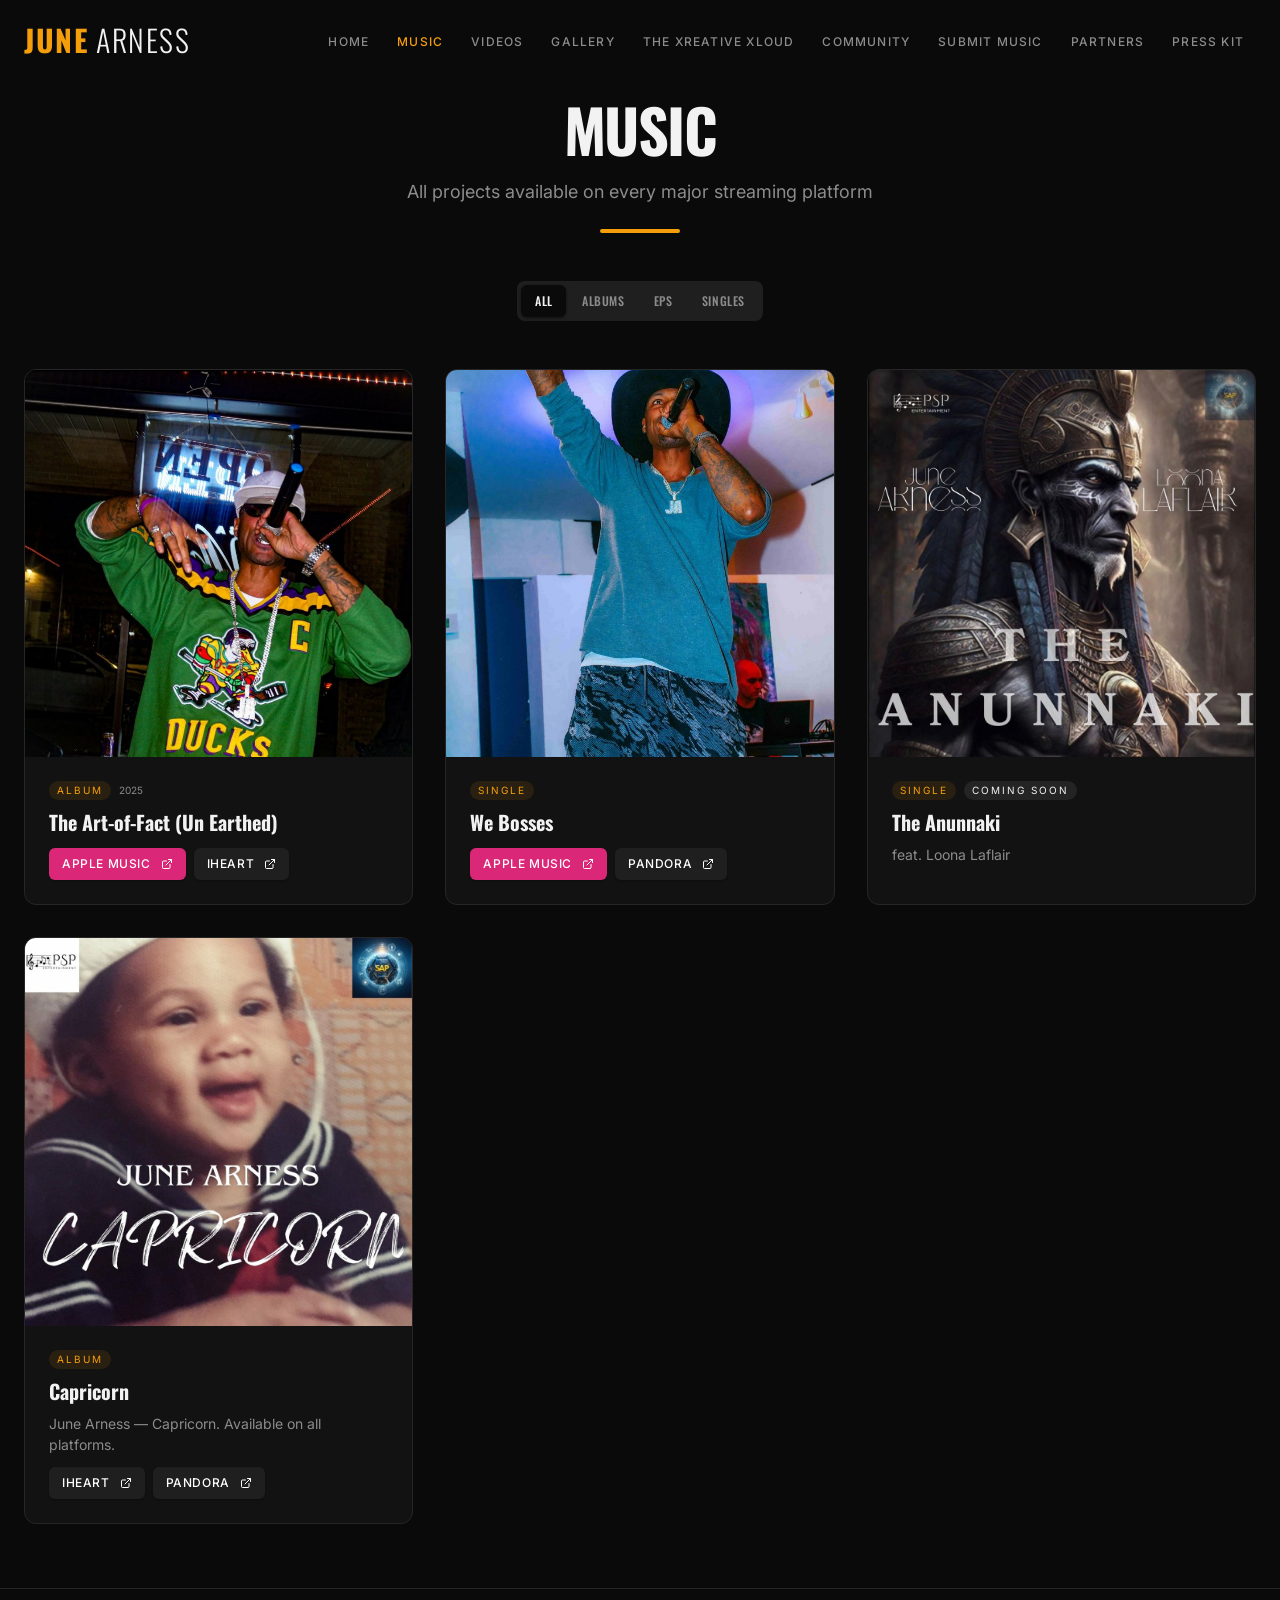
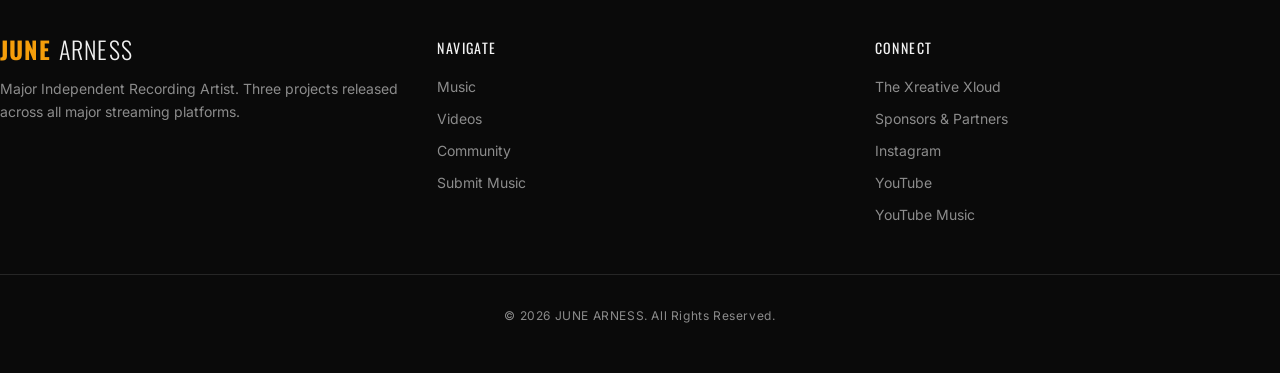
<file: music.html>
<!DOCTYPE html>
<html lang="en">
<head>
  <meta charset="utf-8">
  <meta name="viewport" content="width=device-width, initial-scale=1">
  <title>Music | June Arness Official</title>
  <meta name="description" content="Albums, EPs and singles by June Arness, available on every major streaming platform.">

  <!-- ================================================================
       DOMAIN: if you move to a custom domain, replace
       https://junearness.github.io/June-Arness-The-Artist/ on every page
       (canonical, og:url, og:image, twitter:image).
       ================================================================ -->
  <link rel="canonical" href="https://junearness.github.io/June-Arness-The-Artist/music.html">

  <meta property="og:type" content="website">
  <meta property="og:site_name" content="June Arness Official">
  <meta property="og:title" content="Music | June Arness Official">
  <meta property="og:description" content="Albums, EPs and singles by June Arness, available on every major streaming platform.">
  <meta property="og:url" content="https://junearness.github.io/June-Arness-The-Artist/music.html">
  <meta property="og:image" content="https://junearness.github.io/June-Arness-The-Artist/hero-performance.jpg">
  <meta property="og:image:alt" content="June Arness performing on stage">

  <meta name="twitter:card" content="summary_large_image">
  <meta name="twitter:title" content="Music | June Arness Official">
  <meta name="twitter:description" content="Albums, EPs and singles by June Arness, available on every major streaming platform.">
  <meta name="twitter:image" content="https://junearness.github.io/June-Arness-The-Artist/hero-performance.jpg">

  <meta name="theme-color" content="#0a0a0a">
  <link rel="icon" type="image/svg+xml" href="favicon.svg">

  <link rel="preconnect" href="https://fonts.googleapis.com">
  <link rel="preconnect" href="https://fonts.gstatic.com" crossorigin>
  <link href="https://fonts.googleapis.com/css2?family=Inter:wght@300;400;500;600;700&family=Oswald:wght@300;400;500;600;700&display=swap" rel="stylesheet">
  <link rel="stylesheet" href="./style.css">
  <script>document.documentElement.classList.add("js");</script>
</head>
<body>
  <a class="skip-link" href="#main">Skip to main content</a>

  <header class="site-nav">
    <nav aria-label="Primary">
      <div class="container nav-bar">
        <a class="logo" href="./index.html" aria-label="June Arness, home"><span class="logo-june">JUNE</span><span class="logo-arness">ARNESS</span></a>
        <ul class="nav-links">
          <li><a href="./index.html">Home</a></li>
          <li><a href="./music.html" aria-current="page">Music</a></li>
          <li><a href="./videos.html">Videos</a></li>
          <li><a href="./gallery.html">Gallery</a></li>
          <li><a href="./xreative-xloud.html">The Xreative Xloud</a></li>
          <li><a href="./community.html">Community</a></li>
          <li><a href="./submissions.html">Submit Music</a></li>
          <li><a href="./partners.html">Partners</a></li>
          <li><a href="./press.html">Press Kit</a></li>
        </ul>
        <button class="nav-toggle" type="button" aria-expanded="false" aria-controls="mobile-menu" aria-label="Open menu">
          <svg class="icon-open" xmlns="http://www.w3.org/2000/svg" viewBox="0 0 24 24" fill="none" stroke="currentColor" stroke-width="2" stroke-linecap="round" stroke-linejoin="round" aria-hidden="true" focusable="false"><line x1="4" x2="20" y1="12" y2="12"/><line x1="4" x2="20" y1="6" y2="6"/><line x1="4" x2="20" y1="18" y2="18"/></svg>
          <svg class="icon-close" xmlns="http://www.w3.org/2000/svg" viewBox="0 0 24 24" fill="none" stroke="currentColor" stroke-width="2" stroke-linecap="round" stroke-linejoin="round" aria-hidden="true" focusable="false"><path d="M18 6 6 18"/><path d="m6 6 12 12"/></svg>
        </button>
      </div>
      <div class="mobile-menu" id="mobile-menu">
        <div>
        <ul>
          <li><a href="./index.html">Home</a></li>
          <li><a href="./music.html" aria-current="page">Music</a></li>
          <li><a href="./videos.html">Videos</a></li>
          <li><a href="./gallery.html">Gallery</a></li>
          <li><a href="./xreative-xloud.html">The Xreative Xloud</a></li>
          <li><a href="./community.html">Community</a></li>
          <li><a href="./submissions.html">Submit Music</a></li>
          <li><a href="./partners.html">Partners</a></li>
          <li><a href="./press.html">Press Kit</a></li>
        </ul>
        </div>
      </div>
    </nav>
  </header>

  <main id="main" class="page">
    <div class="container">
      <div class="section-header reveal">
        <h1 class="section-title">Music</h1>
        <p class="section-subtitle">All projects available on every major streaming platform</p>
        <div class="section-bar" aria-hidden="true"></div>
      </div>
      <div class="tabs-wrap"><div class="tabs" id="music-tabs" role="group" aria-label="Filter releases"><button type="button" class="tab" data-filter="all" aria-pressed="true">All</button><button type="button" class="tab" data-filter="album" aria-pressed="false">Albums</button><button type="button" class="tab" data-filter="ep" aria-pressed="false">EPs</button><button type="button" class="tab" data-filter="single" aria-pressed="false">Singles</button></div></div>
      <div id="music-grid" aria-live="polite"><noscript><p class="empty-state">Turn on JavaScript to see this content.</p></noscript></div>
    </div>
  </main>

  <footer class="site-footer">
    <div class="container footer-inner">
      <div class="footer-grid">
        <div>
          <a class="logo" href="./index.html" aria-label="June Arness, home"><span class="logo-june">JUNE</span><span class="logo-arness">ARNESS</span></a>
          <p class="footer-blurb">Major Independent Recording Artist. Three projects released across all major streaming platforms.</p>
        </div>
        <nav aria-label="Footer: navigate">
          <h2 class="footer-heading">Navigate</h2>
          <ul class="footer-links">
            <li><a href="./music.html">Music</a></li>
            <li><a href="./videos.html">Videos</a></li>
            <li><a href="./community.html">Community</a></li>
            <li><a href="./submissions.html">Submit Music</a></li>
          </ul>
        </nav>
        <nav aria-label="Footer: connect">
          <h2 class="footer-heading">Connect</h2>
          <ul class="footer-links" id="connect-links">
            <li><a href="./xreative-xloud.html">The Xreative Xloud</a></li>
            <li><a href="./partners.html">Sponsors &amp; Partners</a></li>
            <!-- Instagram and YouTube links are added from the site settings in content.js -->
          </ul>
        </nav>
      </div>
      <p class="footer-bottom">&copy; <span data-year>2026</span> JUNE ARNESS. All Rights Reserved.</p>
    </div>
  </footer>

  <script src="./content.js"></script>
  <script src="./script.js"></script>
</body>
</html>
</file>
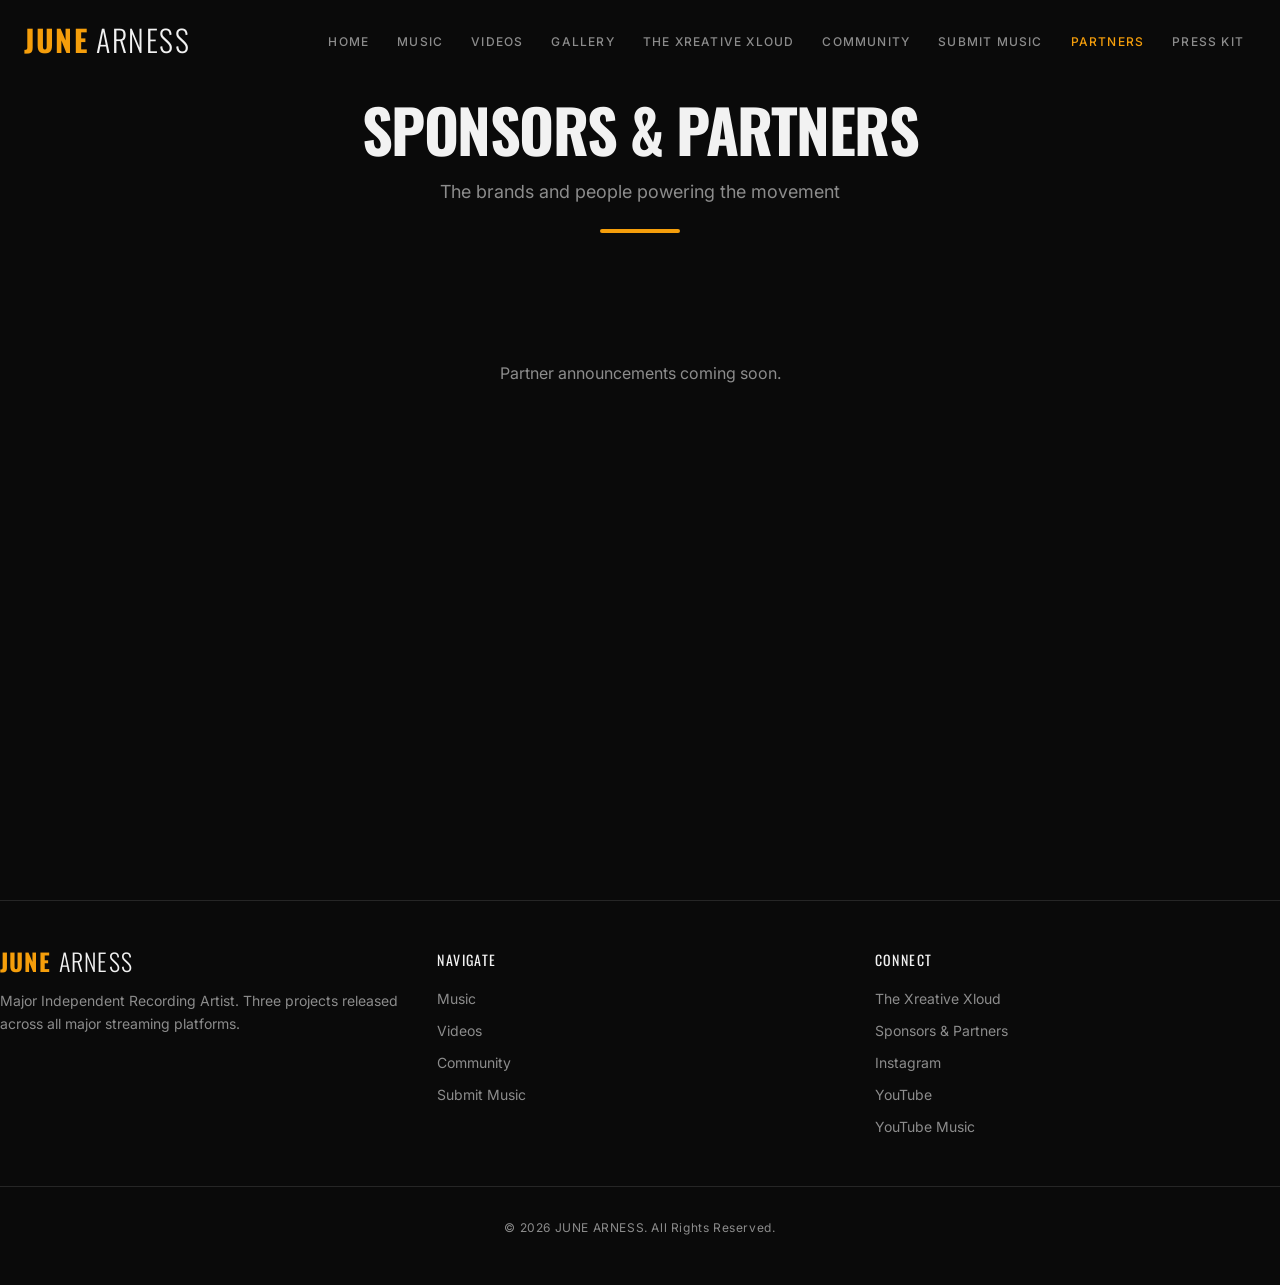
<file: partners.html>
<!DOCTYPE html>
<html lang="en">
<head>
  <meta charset="utf-8">
  <meta name="viewport" content="width=device-width, initial-scale=1">
  <title>Sponsors &amp; Partners | June Arness Official</title>
  <meta name="description" content="The brands and people powering the June Arness movement.">

  <!-- ================================================================
       DOMAIN: if you move to a custom domain, replace
       https://junearness.github.io/June-Arness-The-Artist/ on every page
       (canonical, og:url, og:image, twitter:image).
       ================================================================ -->
  <link rel="canonical" href="https://junearness.github.io/June-Arness-The-Artist/partners.html">

  <meta property="og:type" content="website">
  <meta property="og:site_name" content="June Arness Official">
  <meta property="og:title" content="Sponsors &amp; Partners | June Arness Official">
  <meta property="og:description" content="The brands and people powering the June Arness movement.">
  <meta property="og:url" content="https://junearness.github.io/June-Arness-The-Artist/partners.html">
  <meta property="og:image" content="https://junearness.github.io/June-Arness-The-Artist/hero-performance.jpg">
  <meta property="og:image:alt" content="June Arness performing on stage">

  <meta name="twitter:card" content="summary_large_image">
  <meta name="twitter:title" content="Sponsors &amp; Partners | June Arness Official">
  <meta name="twitter:description" content="The brands and people powering the June Arness movement.">
  <meta name="twitter:image" content="https://junearness.github.io/June-Arness-The-Artist/hero-performance.jpg">

  <meta name="theme-color" content="#0a0a0a">
  <link rel="icon" type="image/svg+xml" href="favicon.svg">

  <link rel="preconnect" href="https://fonts.googleapis.com">
  <link rel="preconnect" href="https://fonts.gstatic.com" crossorigin>
  <link href="https://fonts.googleapis.com/css2?family=Inter:wght@300;400;500;600;700&family=Oswald:wght@300;400;500;600;700&display=swap" rel="stylesheet">
  <link rel="stylesheet" href="./style.css">
  <script>document.documentElement.classList.add("js");</script>
</head>
<body>
  <a class="skip-link" href="#main">Skip to main content</a>

  <header class="site-nav">
    <nav aria-label="Primary">
      <div class="container nav-bar">
        <a class="logo" href="./index.html" aria-label="June Arness, home"><span class="logo-june">JUNE</span><span class="logo-arness">ARNESS</span></a>
        <ul class="nav-links">
          <li><a href="./index.html">Home</a></li>
          <li><a href="./music.html">Music</a></li>
          <li><a href="./videos.html">Videos</a></li>
          <li><a href="./gallery.html">Gallery</a></li>
          <li><a href="./xreative-xloud.html">The Xreative Xloud</a></li>
          <li><a href="./community.html">Community</a></li>
          <li><a href="./submissions.html">Submit Music</a></li>
          <li><a href="./partners.html" aria-current="page">Partners</a></li>
          <li><a href="./press.html">Press Kit</a></li>
        </ul>
        <button class="nav-toggle" type="button" aria-expanded="false" aria-controls="mobile-menu" aria-label="Open menu">
          <svg class="icon-open" xmlns="http://www.w3.org/2000/svg" viewBox="0 0 24 24" fill="none" stroke="currentColor" stroke-width="2" stroke-linecap="round" stroke-linejoin="round" aria-hidden="true" focusable="false"><line x1="4" x2="20" y1="12" y2="12"/><line x1="4" x2="20" y1="6" y2="6"/><line x1="4" x2="20" y1="18" y2="18"/></svg>
          <svg class="icon-close" xmlns="http://www.w3.org/2000/svg" viewBox="0 0 24 24" fill="none" stroke="currentColor" stroke-width="2" stroke-linecap="round" stroke-linejoin="round" aria-hidden="true" focusable="false"><path d="M18 6 6 18"/><path d="m6 6 12 12"/></svg>
        </button>
      </div>
      <div class="mobile-menu" id="mobile-menu">
        <div>
        <ul>
          <li><a href="./index.html">Home</a></li>
          <li><a href="./music.html">Music</a></li>
          <li><a href="./videos.html">Videos</a></li>
          <li><a href="./gallery.html">Gallery</a></li>
          <li><a href="./xreative-xloud.html">The Xreative Xloud</a></li>
          <li><a href="./community.html">Community</a></li>
          <li><a href="./submissions.html">Submit Music</a></li>
          <li><a href="./partners.html" aria-current="page">Partners</a></li>
          <li><a href="./press.html">Press Kit</a></li>
        </ul>
        </div>
      </div>
    </nav>
  </header>

  <main id="main" class="page">
    <div class="container">
      <div class="section-header reveal">
        <h1 class="section-title">Sponsors &amp; Partners</h1>
        <p class="section-subtitle">The brands and people powering the movement</p>
        <div class="section-bar" aria-hidden="true"></div>
      </div>
      <div id="partner-list"><noscript><p class="empty-state">Turn on JavaScript to see this content.</p></noscript></div>
    </div>
  </main>

  <footer class="site-footer">
    <div class="container footer-inner">
      <div class="footer-grid">
        <div>
          <a class="logo" href="./index.html" aria-label="June Arness, home"><span class="logo-june">JUNE</span><span class="logo-arness">ARNESS</span></a>
          <p class="footer-blurb">Major Independent Recording Artist. Three projects released across all major streaming platforms.</p>
        </div>
        <nav aria-label="Footer: navigate">
          <h2 class="footer-heading">Navigate</h2>
          <ul class="footer-links">
            <li><a href="./music.html">Music</a></li>
            <li><a href="./videos.html">Videos</a></li>
            <li><a href="./community.html">Community</a></li>
            <li><a href="./submissions.html">Submit Music</a></li>
          </ul>
        </nav>
        <nav aria-label="Footer: connect">
          <h2 class="footer-heading">Connect</h2>
          <ul class="footer-links" id="connect-links">
            <li><a href="./xreative-xloud.html">The Xreative Xloud</a></li>
            <li><a href="./partners.html">Sponsors &amp; Partners</a></li>
            <!-- Instagram and YouTube links are added from the site settings in content.js -->
          </ul>
        </nav>
      </div>
      <p class="footer-bottom">&copy; <span data-year>2026</span> JUNE ARNESS. All Rights Reserved.</p>
    </div>
  </footer>

  <script src="./content.js"></script>
  <script src="./script.js"></script>
</body>
</html>
</file>
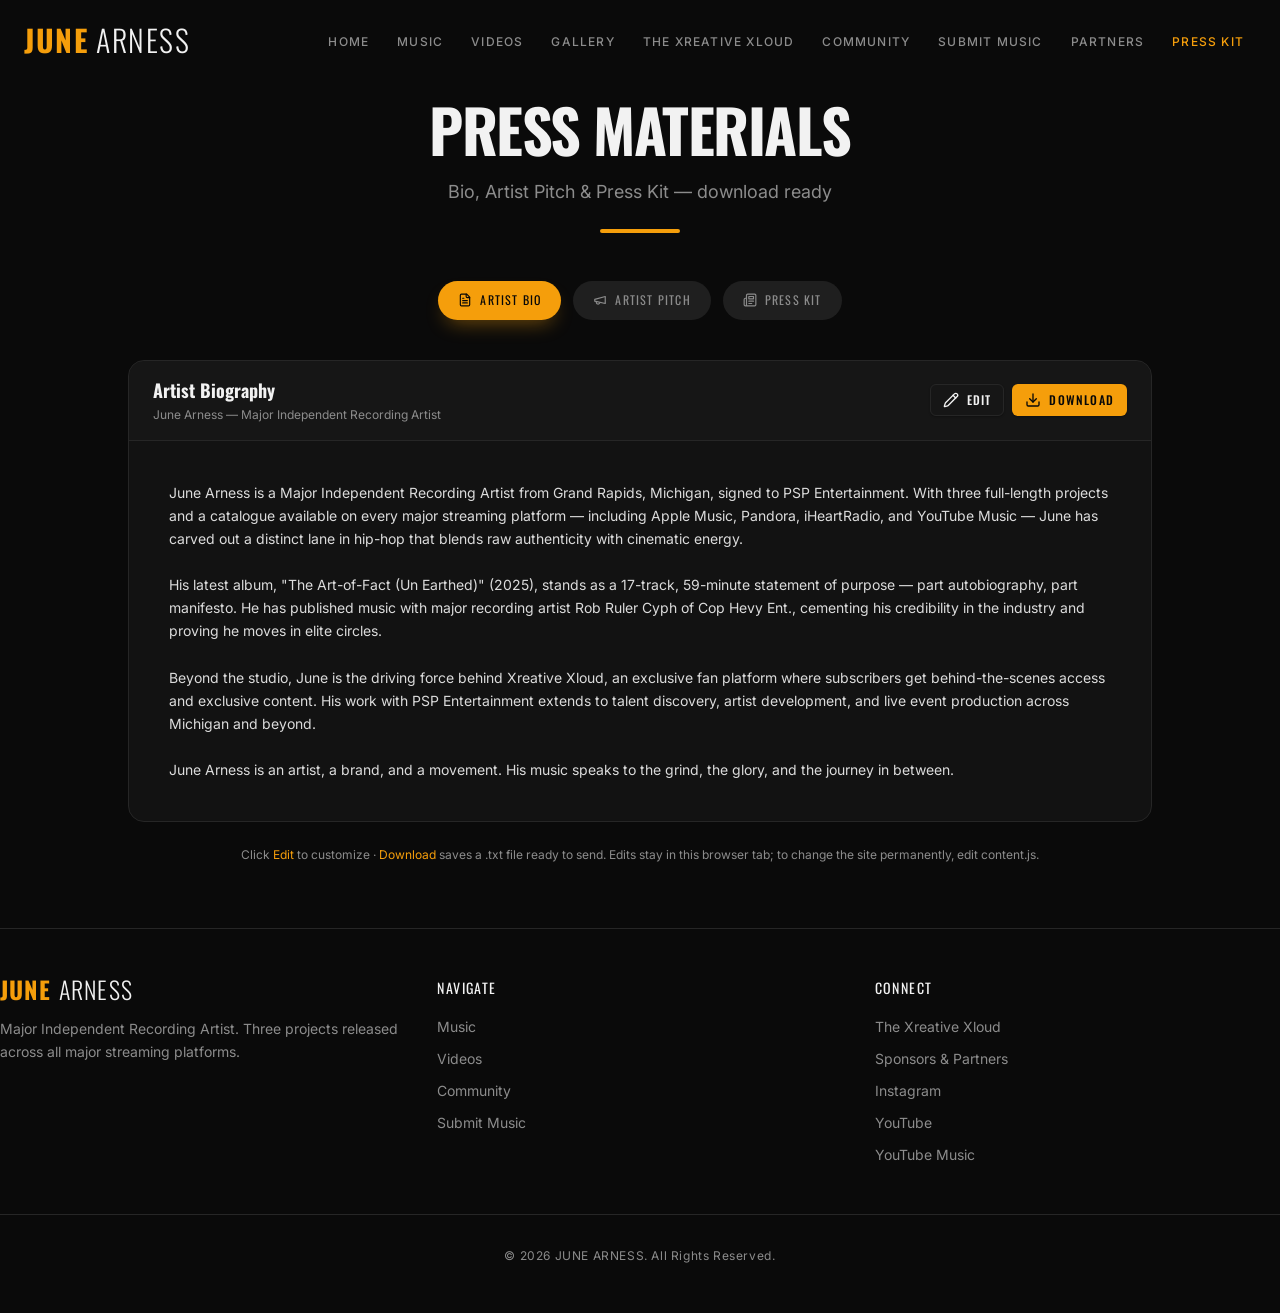
<file: press.html>
<!DOCTYPE html>
<html lang="en">
<head>
  <meta charset="utf-8">
  <meta name="viewport" content="width=device-width, initial-scale=1">
  <title>Press Kit | June Arness Official</title>
  <meta name="description" content="June Arness artist bio, artist pitch, and press kit, ready to download.">

  <!-- ================================================================
       DOMAIN: if you move to a custom domain, replace
       https://junearness.github.io/June-Arness-The-Artist/ on every page
       (canonical, og:url, og:image, twitter:image).
       ================================================================ -->
  <link rel="canonical" href="https://junearness.github.io/June-Arness-The-Artist/press.html">

  <meta property="og:type" content="website">
  <meta property="og:site_name" content="June Arness Official">
  <meta property="og:title" content="Press Kit | June Arness Official">
  <meta property="og:description" content="June Arness artist bio, artist pitch, and press kit, ready to download.">
  <meta property="og:url" content="https://junearness.github.io/June-Arness-The-Artist/press.html">
  <meta property="og:image" content="https://junearness.github.io/June-Arness-The-Artist/hero-performance.jpg">
  <meta property="og:image:alt" content="June Arness performing on stage">

  <meta name="twitter:card" content="summary_large_image">
  <meta name="twitter:title" content="Press Kit | June Arness Official">
  <meta name="twitter:description" content="June Arness artist bio, artist pitch, and press kit, ready to download.">
  <meta name="twitter:image" content="https://junearness.github.io/June-Arness-The-Artist/hero-performance.jpg">

  <meta name="theme-color" content="#0a0a0a">
  <link rel="icon" type="image/svg+xml" href="favicon.svg">

  <link rel="preconnect" href="https://fonts.googleapis.com">
  <link rel="preconnect" href="https://fonts.gstatic.com" crossorigin>
  <link href="https://fonts.googleapis.com/css2?family=Inter:wght@300;400;500;600;700&family=Oswald:wght@300;400;500;600;700&display=swap" rel="stylesheet">
  <link rel="stylesheet" href="./style.css">
  <script>document.documentElement.classList.add("js");</script>
</head>
<body>
  <a class="skip-link" href="#main">Skip to main content</a>

  <header class="site-nav">
    <nav aria-label="Primary">
      <div class="container nav-bar">
        <a class="logo" href="./index.html" aria-label="June Arness, home"><span class="logo-june">JUNE</span><span class="logo-arness">ARNESS</span></a>
        <ul class="nav-links">
          <li><a href="./index.html">Home</a></li>
          <li><a href="./music.html">Music</a></li>
          <li><a href="./videos.html">Videos</a></li>
          <li><a href="./gallery.html">Gallery</a></li>
          <li><a href="./xreative-xloud.html">The Xreative Xloud</a></li>
          <li><a href="./community.html">Community</a></li>
          <li><a href="./submissions.html">Submit Music</a></li>
          <li><a href="./partners.html">Partners</a></li>
          <li><a href="./press.html" aria-current="page">Press Kit</a></li>
        </ul>
        <button class="nav-toggle" type="button" aria-expanded="false" aria-controls="mobile-menu" aria-label="Open menu">
          <svg class="icon-open" xmlns="http://www.w3.org/2000/svg" viewBox="0 0 24 24" fill="none" stroke="currentColor" stroke-width="2" stroke-linecap="round" stroke-linejoin="round" aria-hidden="true" focusable="false"><line x1="4" x2="20" y1="12" y2="12"/><line x1="4" x2="20" y1="6" y2="6"/><line x1="4" x2="20" y1="18" y2="18"/></svg>
          <svg class="icon-close" xmlns="http://www.w3.org/2000/svg" viewBox="0 0 24 24" fill="none" stroke="currentColor" stroke-width="2" stroke-linecap="round" stroke-linejoin="round" aria-hidden="true" focusable="false"><path d="M18 6 6 18"/><path d="m6 6 12 12"/></svg>
        </button>
      </div>
      <div class="mobile-menu" id="mobile-menu">
        <div>
        <ul>
          <li><a href="./index.html">Home</a></li>
          <li><a href="./music.html">Music</a></li>
          <li><a href="./videos.html">Videos</a></li>
          <li><a href="./gallery.html">Gallery</a></li>
          <li><a href="./xreative-xloud.html">The Xreative Xloud</a></li>
          <li><a href="./community.html">Community</a></li>
          <li><a href="./submissions.html">Submit Music</a></li>
          <li><a href="./partners.html">Partners</a></li>
          <li><a href="./press.html" aria-current="page">Press Kit</a></li>
        </ul>
        </div>
      </div>
    </nav>
  </header>

  <main id="main" class="page">
    <div class="container container-5xl">
      <div class="section-header reveal">
        <h1 class="section-title">Press Materials</h1>
        <p class="section-subtitle">Bio, Artist Pitch &amp; Press Kit — download ready</p>
        <div class="section-bar" aria-hidden="true"></div>
      </div>

      <!-- ==============================================================
           The Base44 version hid this page behind a PIN checked in the
           browser. On a public static site that offers no protection (the
           PIN would be readable in the code), so this page is public.
           Anything confidential should NOT go in content.js or this repo.
           ============================================================== -->
      <div id="press-app">
        <div class="press-tabs" role="tablist" aria-label="Press materials">
          <button type="button" class="press-tab" role="tab" id="press-tab-bio" data-section="bio" aria-controls="press-panel" aria-selected="true"><svg class="icon" xmlns="http://www.w3.org/2000/svg" viewBox="0 0 24 24" fill="none" stroke="currentColor" stroke-width="2" stroke-linecap="round" stroke-linejoin="round" aria-hidden="true" focusable="false"><path d="M15 2H6a2 2 0 0 0-2 2v16a2 2 0 0 0 2 2h12a2 2 0 0 0 2-2V7Z"/><path d="M14 2v4a2 2 0 0 0 2 2h4"/><path d="M10 9H8"/><path d="M16 13H8"/><path d="M16 17H8"/></svg> Artist Bio</button>
          <button type="button" class="press-tab" role="tab" id="press-tab-pitch" data-section="pitch" aria-controls="press-panel" aria-selected="false" tabindex="-1"><svg class="icon" xmlns="http://www.w3.org/2000/svg" viewBox="0 0 24 24" fill="none" stroke="currentColor" stroke-width="2" stroke-linecap="round" stroke-linejoin="round" aria-hidden="true" focusable="false"><path d="m3 11 18-5v12L3 14v-3z"/><path d="M11.6 16.8a3 3 0 1 1-5.8-1.6"/></svg> Artist Pitch</button>
          <button type="button" class="press-tab" role="tab" id="press-tab-presskit" data-section="presskit" aria-controls="press-panel" aria-selected="false" tabindex="-1"><svg class="icon" xmlns="http://www.w3.org/2000/svg" viewBox="0 0 24 24" fill="none" stroke="currentColor" stroke-width="2" stroke-linecap="round" stroke-linejoin="round" aria-hidden="true" focusable="false"><path d="M4 22h16a2 2 0 0 0 2-2V4a2 2 0 0 0-2-2H8a2 2 0 0 0-2 2v16a2 2 0 0 1-2 2Zm0 0a2 2 0 0 1-2-2v-9c0-1.1.9-2 2-2h2"/><path d="M18 14h-8"/><path d="M15 18h-5"/><path d="M10 6h8v4h-8V6Z"/></svg> Press Kit</button>
        </div>
        <div class="press-card" id="press-panel" role="tabpanel" aria-labelledby="press-tab-bio" tabindex="0">
          <div class="press-head">
            <div id="press-head-text"></div>
            <div class="press-actions" id="press-actions"></div>
          </div>
          <div class="press-body" id="press-body"><noscript><p class="empty-state">Turn on JavaScript to see this content.</p></noscript></div>
        </div>
        <p class="press-footnote">Click <span class="text-primary">Edit</span> to customize &middot; <span class="text-primary">Download</span> saves a .txt file ready to send. Edits stay in this browser tab; to change the site permanently, edit content.js.</p>
      </div>
    </div>
  </main>

  <footer class="site-footer">
    <div class="container footer-inner">
      <div class="footer-grid">
        <div>
          <a class="logo" href="./index.html" aria-label="June Arness, home"><span class="logo-june">JUNE</span><span class="logo-arness">ARNESS</span></a>
          <p class="footer-blurb">Major Independent Recording Artist. Three projects released across all major streaming platforms.</p>
        </div>
        <nav aria-label="Footer: navigate">
          <h2 class="footer-heading">Navigate</h2>
          <ul class="footer-links">
            <li><a href="./music.html">Music</a></li>
            <li><a href="./videos.html">Videos</a></li>
            <li><a href="./community.html">Community</a></li>
            <li><a href="./submissions.html">Submit Music</a></li>
          </ul>
        </nav>
        <nav aria-label="Footer: connect">
          <h2 class="footer-heading">Connect</h2>
          <ul class="footer-links" id="connect-links">
            <li><a href="./xreative-xloud.html">The Xreative Xloud</a></li>
            <li><a href="./partners.html">Sponsors &amp; Partners</a></li>
            <!-- Instagram and YouTube links are added from the site settings in content.js -->
          </ul>
        </nav>
      </div>
      <p class="footer-bottom">&copy; <span data-year>2026</span> JUNE ARNESS. All Rights Reserved.</p>
    </div>
  </footer>

  <script src="./content.js"></script>
  <script src="./script.js"></script>
</body>
</html>
</file>
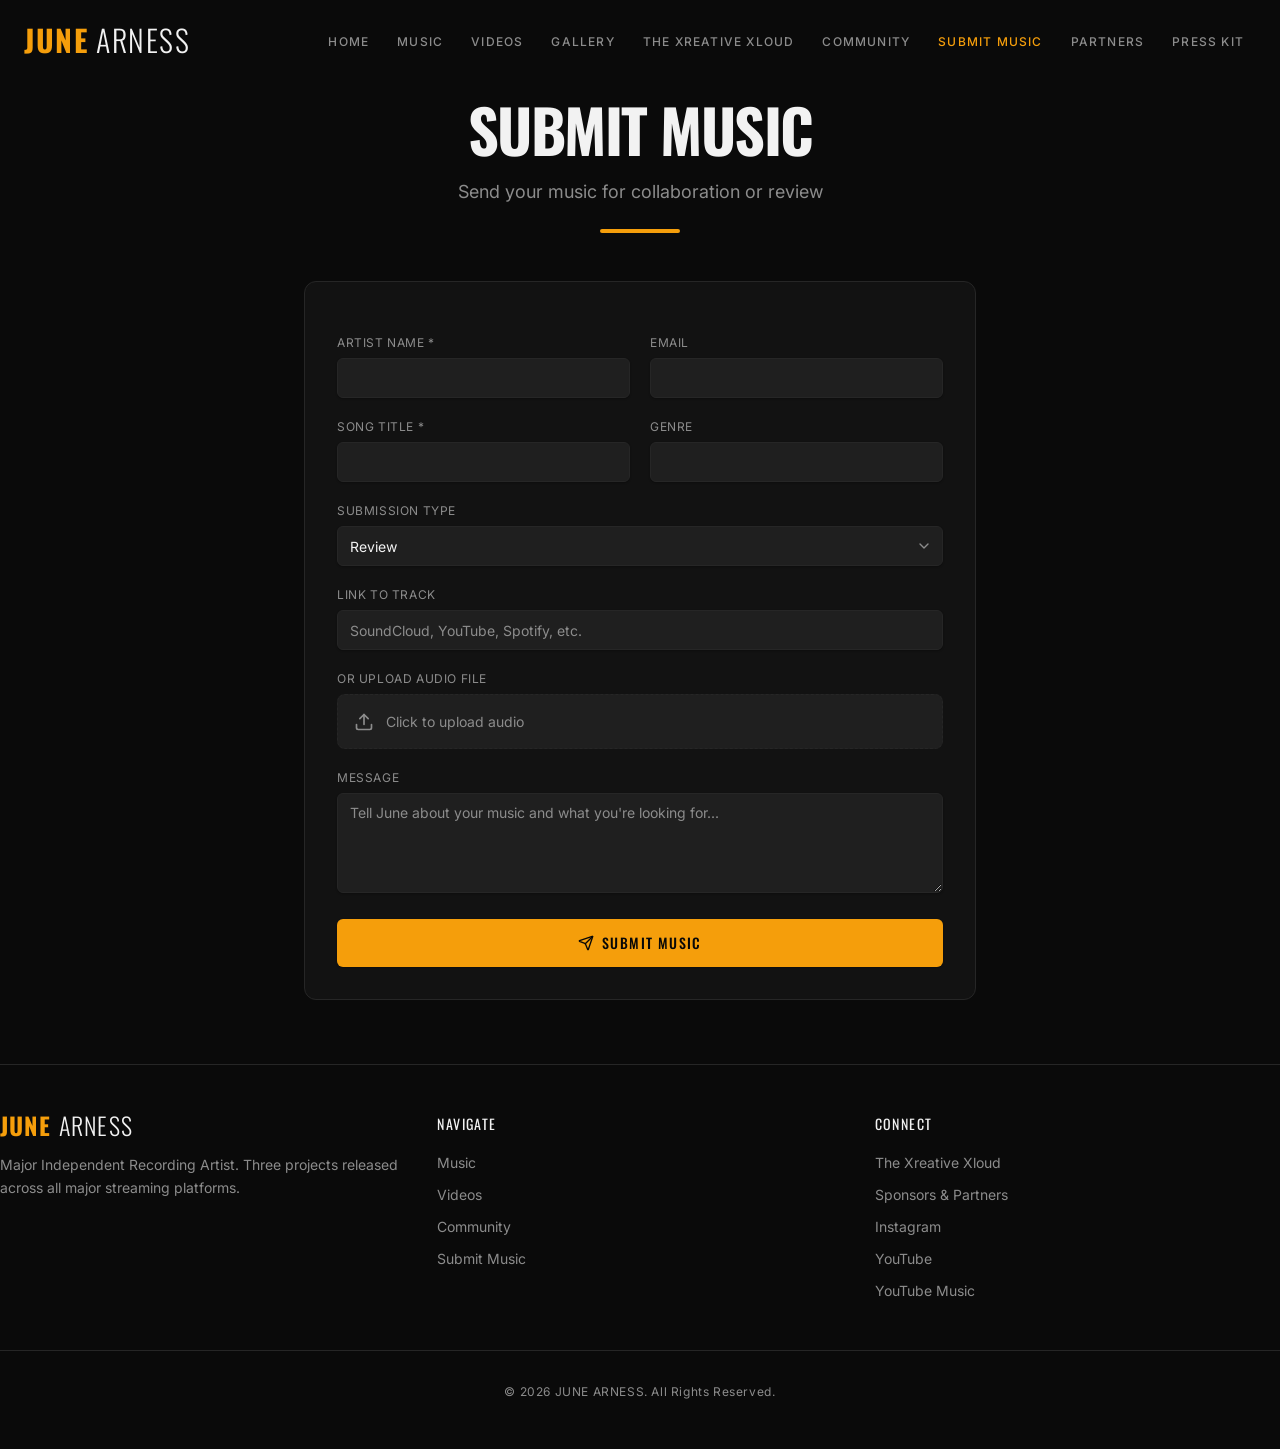
<file: submissions.html>
<!DOCTYPE html>
<html lang="en">
<head>
  <meta charset="utf-8">
  <meta name="viewport" content="width=device-width, initial-scale=1">
  <title>Submit Music | June Arness Official</title>
  <meta name="description" content="Send your music to June Arness for collaboration, review, or a feature request.">

  <!-- ================================================================
       DOMAIN: if you move to a custom domain, replace
       https://junearness.github.io/June-Arness-The-Artist/ on every page
       (canonical, og:url, og:image, twitter:image).
       ================================================================ -->
  <link rel="canonical" href="https://junearness.github.io/June-Arness-The-Artist/submissions.html">

  <meta property="og:type" content="website">
  <meta property="og:site_name" content="June Arness Official">
  <meta property="og:title" content="Submit Music | June Arness Official">
  <meta property="og:description" content="Send your music to June Arness for collaboration, review, or a feature request.">
  <meta property="og:url" content="https://junearness.github.io/June-Arness-The-Artist/submissions.html">
  <meta property="og:image" content="https://junearness.github.io/June-Arness-The-Artist/hero-performance.jpg">
  <meta property="og:image:alt" content="June Arness performing on stage">

  <meta name="twitter:card" content="summary_large_image">
  <meta name="twitter:title" content="Submit Music | June Arness Official">
  <meta name="twitter:description" content="Send your music to June Arness for collaboration, review, or a feature request.">
  <meta name="twitter:image" content="https://junearness.github.io/June-Arness-The-Artist/hero-performance.jpg">

  <meta name="theme-color" content="#0a0a0a">
  <link rel="icon" type="image/svg+xml" href="favicon.svg">

  <link rel="preconnect" href="https://fonts.googleapis.com">
  <link rel="preconnect" href="https://fonts.gstatic.com" crossorigin>
  <link href="https://fonts.googleapis.com/css2?family=Inter:wght@300;400;500;600;700&family=Oswald:wght@300;400;500;600;700&display=swap" rel="stylesheet">
  <link rel="stylesheet" href="./style.css">
  <script>document.documentElement.classList.add("js");</script>
</head>
<body>
  <a class="skip-link" href="#main">Skip to main content</a>

  <header class="site-nav">
    <nav aria-label="Primary">
      <div class="container nav-bar">
        <a class="logo" href="./index.html" aria-label="June Arness, home"><span class="logo-june">JUNE</span><span class="logo-arness">ARNESS</span></a>
        <ul class="nav-links">
          <li><a href="./index.html">Home</a></li>
          <li><a href="./music.html">Music</a></li>
          <li><a href="./videos.html">Videos</a></li>
          <li><a href="./gallery.html">Gallery</a></li>
          <li><a href="./xreative-xloud.html">The Xreative Xloud</a></li>
          <li><a href="./community.html">Community</a></li>
          <li><a href="./submissions.html" aria-current="page">Submit Music</a></li>
          <li><a href="./partners.html">Partners</a></li>
          <li><a href="./press.html">Press Kit</a></li>
        </ul>
        <button class="nav-toggle" type="button" aria-expanded="false" aria-controls="mobile-menu" aria-label="Open menu">
          <svg class="icon-open" xmlns="http://www.w3.org/2000/svg" viewBox="0 0 24 24" fill="none" stroke="currentColor" stroke-width="2" stroke-linecap="round" stroke-linejoin="round" aria-hidden="true" focusable="false"><line x1="4" x2="20" y1="12" y2="12"/><line x1="4" x2="20" y1="6" y2="6"/><line x1="4" x2="20" y1="18" y2="18"/></svg>
          <svg class="icon-close" xmlns="http://www.w3.org/2000/svg" viewBox="0 0 24 24" fill="none" stroke="currentColor" stroke-width="2" stroke-linecap="round" stroke-linejoin="round" aria-hidden="true" focusable="false"><path d="M18 6 6 18"/><path d="m6 6 12 12"/></svg>
        </button>
      </div>
      <div class="mobile-menu" id="mobile-menu">
        <div>
        <ul>
          <li><a href="./index.html">Home</a></li>
          <li><a href="./music.html">Music</a></li>
          <li><a href="./videos.html">Videos</a></li>
          <li><a href="./gallery.html">Gallery</a></li>
          <li><a href="./xreative-xloud.html">The Xreative Xloud</a></li>
          <li><a href="./community.html">Community</a></li>
          <li><a href="./submissions.html" aria-current="page">Submit Music</a></li>
          <li><a href="./partners.html">Partners</a></li>
          <li><a href="./press.html">Press Kit</a></li>
        </ul>
        </div>
      </div>
    </nav>
  </header>

  <main id="main" class="page">
    <div class="container container-2xl">
      <div class="section-header reveal">
        <h1 class="section-title">Submit Music</h1>
        <p class="section-subtitle">Send your music for collaboration or review</p>
        <div class="section-bar" aria-hidden="true"></div>
      </div>

      <!-- ==============================================================
           FORM ENDPOINT
           GitHub Pages can't receive form data or store files. Connect a
           form service by setting the action attribute below, e.g.
             action="https://formspree.io/f/YOUR_FORM_ID"
           NOTE: Formspree's free plan does not accept file uploads. For the
           audio upload to work, use a paid Formspree plan or a service that
           accepts files (see README). Links to tracks work on any plan.
           With no action set, submitting validates the form and then says
           plainly that nothing was sent.
           ============================================================== -->
      <form class="panel panel-lg form-stack reveal" id="submission-form" action="" method="POST" enctype="multipart/form-data" novalidate>
        <input type="hidden" name="_subject" value="New music submission (June Arness site)">
        <div class="form-grid form-grid-2">
          <div>
            <label class="field-label" for="artist-name">Artist Name *</label>
            <input class="input" id="artist-name" name="artist_name" type="text" required autocomplete="name" aria-describedby="artist-name-error">
            <span class="field-error" id="artist-name-error" aria-live="polite"></span>
          </div>
          <div>
            <label class="field-label" for="sub-email">Email</label>
            <input class="input" id="sub-email" name="email" type="email" autocomplete="email" inputmode="email" aria-describedby="sub-email-error">
            <span class="field-error" id="sub-email-error" aria-live="polite"></span>
          </div>
        </div>
        <div class="form-grid form-grid-2">
          <div>
            <label class="field-label" for="song-title">Song Title *</label>
            <input class="input" id="song-title" name="song_title" type="text" required aria-describedby="song-title-error">
            <span class="field-error" id="song-title-error" aria-live="polite"></span>
          </div>
          <div>
            <label class="field-label" for="genre">Genre</label>
            <input class="input" id="genre" name="genre" type="text">
          </div>
        </div>
        <div>
          <label class="field-label" for="sub-type">Submission Type</label>
          <select class="select" id="sub-type" name="type">
            <option value="collaboration">Collaboration</option>
            <option value="review" selected>Review</option>
            <option value="feature">Feature Request</option>
          </select>
        </div>
        <div>
          <label class="field-label" for="track-link">Link to Track</label>
          <input class="input" id="track-link" name="link" type="url" inputmode="url" placeholder="SoundCloud, YouTube, Spotify, etc." aria-describedby="track-link-error">
          <span class="field-error" id="track-link-error" aria-live="polite"></span>
        </div>
        <div>
          <span class="field-label" id="audio-label">Or Upload Audio File</span>
          <label class="dropzone" for="audio-file">
            <svg class="icon" xmlns="http://www.w3.org/2000/svg" viewBox="0 0 24 24" fill="none" stroke="currentColor" stroke-width="2" stroke-linecap="round" stroke-linejoin="round" aria-hidden="true" focusable="false"><path d="M21 15v4a2 2 0 0 1-2 2H5a2 2 0 0 1-2-2v-4"/><polyline points="17 8 12 3 7 8"/><line x1="12" x2="12" y1="3" y2="15"/></svg>
            <span class="dropzone-text">Click to upload audio</span>
            <input type="file" id="audio-file" name="audio_file" accept="audio/*" aria-labelledby="audio-label">
          </label>
        </div>
        <div>
          <label class="field-label" for="sub-message">Message</label>
          <textarea class="textarea" id="sub-message" name="message" placeholder="Tell June about your music and what you're looking for..."></textarea>
        </div>
        <button type="submit" class="btn btn-primary btn-display btn-block btn-tall"><svg class="icon" xmlns="http://www.w3.org/2000/svg" viewBox="0 0 24 24" fill="none" stroke="currentColor" stroke-width="2" stroke-linecap="round" stroke-linejoin="round" aria-hidden="true" focusable="false"><path d="M14.536 21.686a.5.5 0 0 0 .937-.024l6.5-19a.496.496 0 0 0-.635-.635l-19 6.5a.5.5 0 0 0-.024.937l7.93 3.18a2 2 0 0 1 1.112 1.11z"/><path d="m21.854 2.147-10.94 10.939"/></svg> Submit Music</button>
        <div id="submission-notice" class="notice" role="status" aria-live="polite"></div>
      </form>

      <div class="success" id="submission-success" hidden>
        <svg class="" xmlns="http://www.w3.org/2000/svg" viewBox="0 0 24 24" fill="none" stroke="currentColor" stroke-width="2" stroke-linecap="round" stroke-linejoin="round" aria-hidden="true" focusable="false"><circle cx="12" cy="12" r="10"/><path d="m9 12 2 2 4-4"/></svg>
        <h2>Submitted!</h2>
        <p>Your music has been received. June's team will review it and get back to you.</p>
        <button type="button" class="btn btn-primary btn-display btn-xs">Submit Another</button>
      </div>
    </div>
  </main>

  <footer class="site-footer">
    <div class="container footer-inner">
      <div class="footer-grid">
        <div>
          <a class="logo" href="./index.html" aria-label="June Arness, home"><span class="logo-june">JUNE</span><span class="logo-arness">ARNESS</span></a>
          <p class="footer-blurb">Major Independent Recording Artist. Three projects released across all major streaming platforms.</p>
        </div>
        <nav aria-label="Footer: navigate">
          <h2 class="footer-heading">Navigate</h2>
          <ul class="footer-links">
            <li><a href="./music.html">Music</a></li>
            <li><a href="./videos.html">Videos</a></li>
            <li><a href="./community.html">Community</a></li>
            <li><a href="./submissions.html">Submit Music</a></li>
          </ul>
        </nav>
        <nav aria-label="Footer: connect">
          <h2 class="footer-heading">Connect</h2>
          <ul class="footer-links" id="connect-links">
            <li><a href="./xreative-xloud.html">The Xreative Xloud</a></li>
            <li><a href="./partners.html">Sponsors &amp; Partners</a></li>
            <!-- Instagram and YouTube links are added from the site settings in content.js -->
          </ul>
        </nav>
      </div>
      <p class="footer-bottom">&copy; <span data-year>2026</span> JUNE ARNESS. All Rights Reserved.</p>
    </div>
  </footer>

  <script src="./content.js"></script>
  <script src="./script.js"></script>
</body>
</html>
</file>
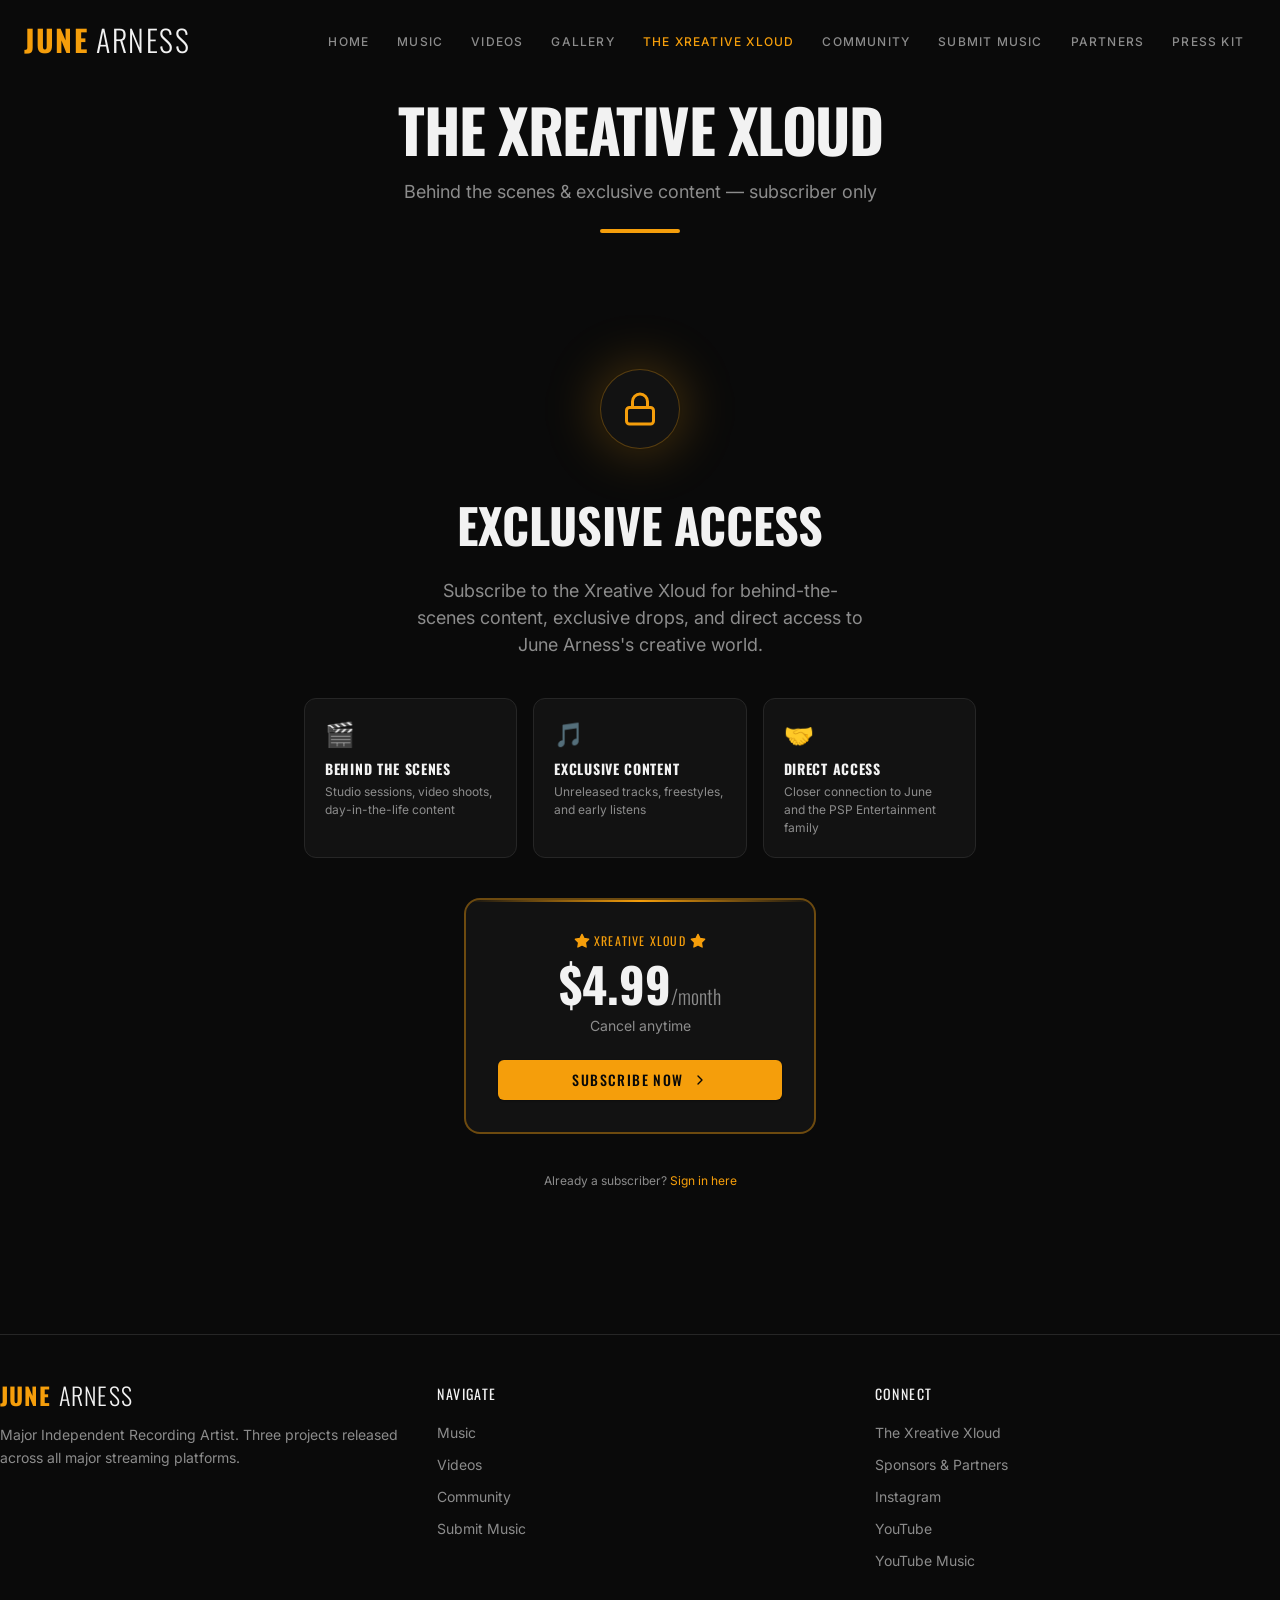
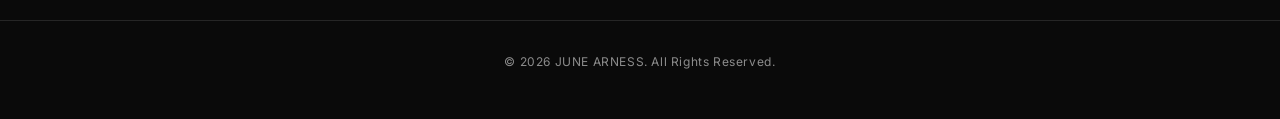
<file: xreative-xloud.html>
<!DOCTYPE html>
<html lang="en">
<head>
  <meta charset="utf-8">
  <meta name="viewport" content="width=device-width, initial-scale=1">
  <title>The Xreative Xloud | June Arness Official</title>
  <meta name="description" content="The Xreative Xloud: behind-the-scenes access and exclusive content from June Arness.">

  <!-- ================================================================
       DOMAIN: if you move to a custom domain, replace
       https://junearness.github.io/June-Arness-The-Artist/ on every page
       (canonical, og:url, og:image, twitter:image).
       ================================================================ -->
  <link rel="canonical" href="https://junearness.github.io/June-Arness-The-Artist/xreative-xloud.html">

  <meta property="og:type" content="website">
  <meta property="og:site_name" content="June Arness Official">
  <meta property="og:title" content="The Xreative Xloud | June Arness Official">
  <meta property="og:description" content="The Xreative Xloud: behind-the-scenes access and exclusive content from June Arness.">
  <meta property="og:url" content="https://junearness.github.io/June-Arness-The-Artist/xreative-xloud.html">
  <meta property="og:image" content="https://junearness.github.io/June-Arness-The-Artist/hero-performance.jpg">
  <meta property="og:image:alt" content="June Arness performing on stage">

  <meta name="twitter:card" content="summary_large_image">
  <meta name="twitter:title" content="The Xreative Xloud | June Arness Official">
  <meta name="twitter:description" content="The Xreative Xloud: behind-the-scenes access and exclusive content from June Arness.">
  <meta name="twitter:image" content="https://junearness.github.io/June-Arness-The-Artist/hero-performance.jpg">

  <meta name="theme-color" content="#0a0a0a">
  <link rel="icon" type="image/svg+xml" href="favicon.svg">

  <link rel="preconnect" href="https://fonts.googleapis.com">
  <link rel="preconnect" href="https://fonts.gstatic.com" crossorigin>
  <link href="https://fonts.googleapis.com/css2?family=Inter:wght@300;400;500;600;700&family=Oswald:wght@300;400;500;600;700&display=swap" rel="stylesheet">
  <link rel="stylesheet" href="./style.css">
  <script>document.documentElement.classList.add("js");</script>
</head>
<body>
  <a class="skip-link" href="#main">Skip to main content</a>

  <header class="site-nav">
    <nav aria-label="Primary">
      <div class="container nav-bar">
        <a class="logo" href="./index.html" aria-label="June Arness, home"><span class="logo-june">JUNE</span><span class="logo-arness">ARNESS</span></a>
        <ul class="nav-links">
          <li><a href="./index.html">Home</a></li>
          <li><a href="./music.html">Music</a></li>
          <li><a href="./videos.html">Videos</a></li>
          <li><a href="./gallery.html">Gallery</a></li>
          <li><a href="./xreative-xloud.html" aria-current="page">The Xreative Xloud</a></li>
          <li><a href="./community.html">Community</a></li>
          <li><a href="./submissions.html">Submit Music</a></li>
          <li><a href="./partners.html">Partners</a></li>
          <li><a href="./press.html">Press Kit</a></li>
        </ul>
        <button class="nav-toggle" type="button" aria-expanded="false" aria-controls="mobile-menu" aria-label="Open menu">
          <svg class="icon-open" xmlns="http://www.w3.org/2000/svg" viewBox="0 0 24 24" fill="none" stroke="currentColor" stroke-width="2" stroke-linecap="round" stroke-linejoin="round" aria-hidden="true" focusable="false"><line x1="4" x2="20" y1="12" y2="12"/><line x1="4" x2="20" y1="6" y2="6"/><line x1="4" x2="20" y1="18" y2="18"/></svg>
          <svg class="icon-close" xmlns="http://www.w3.org/2000/svg" viewBox="0 0 24 24" fill="none" stroke="currentColor" stroke-width="2" stroke-linecap="round" stroke-linejoin="round" aria-hidden="true" focusable="false"><path d="M18 6 6 18"/><path d="m6 6 12 12"/></svg>
        </button>
      </div>
      <div class="mobile-menu" id="mobile-menu">
        <div>
        <ul>
          <li><a href="./index.html">Home</a></li>
          <li><a href="./music.html">Music</a></li>
          <li><a href="./videos.html">Videos</a></li>
          <li><a href="./gallery.html">Gallery</a></li>
          <li><a href="./xreative-xloud.html" aria-current="page">The Xreative Xloud</a></li>
          <li><a href="./community.html">Community</a></li>
          <li><a href="./submissions.html">Submit Music</a></li>
          <li><a href="./partners.html">Partners</a></li>
          <li><a href="./press.html">Press Kit</a></li>
        </ul>
        </div>
      </div>
    </nav>
  </header>

  <main id="main" class="page">
    <div class="container">
      <div class="section-header reveal">
        <h1 class="section-title">The Xreative Xloud</h1>
        <p class="section-subtitle">Behind the scenes &amp; exclusive content — subscriber only</p>
        <div class="section-bar" aria-hidden="true"></div>
      </div>

      <!-- ==============================================================
           SUBSCRIPTIONS
           The Base44 version also only showed "coming soon" here. To take
           real payments, create a Stripe Payment Link (or Patreon page) and
           paste it into site.subscribeUrl in content.js. The Subscribe
           button will then send people there.

           Subscriber-only streams and a real "Sign in" need accounts and a
           database, which GitHub Pages can't provide (see README).
           ============================================================== -->
      <div class="xloud reveal">
        <div class="xloud-badge" aria-hidden="true"><span><svg class="icon" xmlns="http://www.w3.org/2000/svg" viewBox="0 0 24 24" fill="none" stroke="currentColor" stroke-width="2" stroke-linecap="round" stroke-linejoin="round" aria-hidden="true" focusable="false"><rect width="18" height="11" x="3" y="11" rx="2" ry="2"/><path d="M7 11V7a5 5 0 0 1 10 0v4"/></svg></span></div>
        <h2>Exclusive Access</h2>
        <p class="xloud-lead">Subscribe to the Xreative Xloud for behind-the-scenes content, exclusive drops, and direct access to June Arness's creative world.</p>

        <ul class="perk-grid">
          <li class="perk"><div class="perk-emoji" aria-hidden="true">&#127916;</div><h3>Behind the Scenes</h3><p>Studio sessions, video shoots, day-in-the-life content</p></li>
          <li class="perk"><div class="perk-emoji" aria-hidden="true">&#127925;</div><h3>Exclusive Content</h3><p>Unreleased tracks, freestyles, and early listens</p></li>
          <li class="perk"><div class="perk-emoji" aria-hidden="true">&#129309;</div><h3>Direct Access</h3><p>Closer connection to June and the PSP Entertainment family</p></li>
        </ul>

        <div class="price-card">
          <p class="price-label"><svg class="icon" xmlns="http://www.w3.org/2000/svg" viewBox="0 0 24 24" fill="none" stroke="currentColor" stroke-width="2" stroke-linecap="round" stroke-linejoin="round" aria-hidden="true" focusable="false"><polygon points="12 2 15.09 8.26 22 9.27 17 14.14 18.18 21.02 12 17.77 5.82 21.02 7 14.14 2 9.27 8.91 8.26 12 2"/></svg> Xreative Xloud <svg class="icon" xmlns="http://www.w3.org/2000/svg" viewBox="0 0 24 24" fill="none" stroke="currentColor" stroke-width="2" stroke-linecap="round" stroke-linejoin="round" aria-hidden="true" focusable="false"><polygon points="12 2 15.09 8.26 22 9.27 17 14.14 18.18 21.02 12 17.77 5.82 21.02 7 14.14 2 9.27 8.91 8.26 12 2"/></svg></p>
          <p class="price">$4.99<small>/month</small></p>
          <p class="price-note">Cancel anytime</p>
          <button type="button" class="btn btn-lg btn-primary btn-display btn-block" data-subscribe>Subscribe Now <svg class="icon" xmlns="http://www.w3.org/2000/svg" viewBox="0 0 24 24" fill="none" stroke="currentColor" stroke-width="2" stroke-linecap="round" stroke-linejoin="round" aria-hidden="true" focusable="false"><path d="m9 18 6-6-6-6"/></svg></button>
        </div>
        <p class="small-note">Already a subscriber? <button type="button" class="link-btn" data-subscribe>Sign in here</button></p>
        <div id="subscribe-notice" class="notice" role="status" aria-live="polite"></div>
      </div>
    </div>
  </main>

  <footer class="site-footer">
    <div class="container footer-inner">
      <div class="footer-grid">
        <div>
          <a class="logo" href="./index.html" aria-label="June Arness, home"><span class="logo-june">JUNE</span><span class="logo-arness">ARNESS</span></a>
          <p class="footer-blurb">Major Independent Recording Artist. Three projects released across all major streaming platforms.</p>
        </div>
        <nav aria-label="Footer: navigate">
          <h2 class="footer-heading">Navigate</h2>
          <ul class="footer-links">
            <li><a href="./music.html">Music</a></li>
            <li><a href="./videos.html">Videos</a></li>
            <li><a href="./community.html">Community</a></li>
            <li><a href="./submissions.html">Submit Music</a></li>
          </ul>
        </nav>
        <nav aria-label="Footer: connect">
          <h2 class="footer-heading">Connect</h2>
          <ul class="footer-links" id="connect-links">
            <li><a href="./xreative-xloud.html">The Xreative Xloud</a></li>
            <li><a href="./partners.html">Sponsors &amp; Partners</a></li>
            <!-- Instagram and YouTube links are added from the site settings in content.js -->
          </ul>
        </nav>
      </div>
      <p class="footer-bottom">&copy; <span data-year>2026</span> JUNE ARNESS. All Rights Reserved.</p>
    </div>
  </footer>

  <script src="./content.js"></script>
  <script src="./script.js"></script>
</body>
</html>
</file>
<file: style.css>
/* ==========================================================================
   June Arness Official | Stylesheet
   Recreates the design system of the original Base44 site:
   near-black background, amber accent, Oswald headings, Inter body text.
   Change the look in one place: the :root tokens below.
   ========================================================================== */

:root {
  /* Colors (values taken from the original site's theme) */
  --background: #0a0a0a;
  --foreground: #f2f2f2;
  --card: #121212;
  --secondary: #1f1f1f;
  --muted-foreground: #8c8c8c;
  --border: #262626;
  --primary: #f59e0b;
  --primary-hover: #e3920b;
  --primary-foreground: #080808;
  --destructive: #ef4444;
  --live: #ef4444;

  /* Platform button colors */
  --apple: #db2777;
  --apple-hover: #be185d;
  --spotify: #16a34a;
  --spotify-hover: #15803d;
  --youtube: #dc2626;
  --youtube-hover: #b91c1c;
  --tidal: #2563eb;
  --tidal-hover: #1d4ed8;
  --soundcloud: #ea580c;
  --soundcloud-hover: #c2410c;

  /* Type */
  --font-heading: "Oswald", "Arial Narrow", Impact, sans-serif;
  --font-body: "Inter", system-ui, -apple-system, "Segoe UI", Roboto, Arial, sans-serif;

  /* Layout */
  --container: 80rem;      /* 1280px */
  --gutter: 1rem;
  --radius: 0.5rem;
  --radius-lg: 0.75rem;
  --radius-xl: 1rem;
  --ease: cubic-bezier(0.22, 0.61, 0.36, 1);
  --nav-h: 4rem;
}
@media (min-width: 640px) { :root { --gutter: 1.5rem; } }
@media (min-width: 768px) { :root { --nav-h: 5rem; } }

/* --------------------------------------------------------------------------
   Base
   -------------------------------------------------------------------------- */
*, *::before, *::after { box-sizing: border-box; border: 0 solid var(--border); }

html {
  -webkit-text-size-adjust: 100%;
  scroll-behavior: smooth;
  scroll-padding-top: calc(var(--nav-h) + 1rem);
  background: var(--background);
}

body {
  margin: 0;
  min-height: 100vh;
  display: flex;
  flex-direction: column;
  background: var(--background);
  color: var(--foreground);
  font-family: var(--font-body);
  font-size: 1rem;
  line-height: 1.5;
  -webkit-font-smoothing: antialiased;
  overflow-x: hidden;
}

main { flex: 1; }
[hidden] { display: none !important; }
img, video, iframe { display: block; max-width: 100%; }
img { height: auto; }
a { color: inherit; text-decoration: none; }
button, input, select, textarea { font: inherit; color: inherit; }
button { cursor: pointer; background: none; }
h1, h2, h3, h4, p { margin: 0; }
ul { margin: 0; padding: 0; list-style: none; }

.font-heading { font-family: var(--font-heading); }
.muted { color: var(--muted-foreground); }
.text-primary { color: var(--primary); }

:focus-visible {
  outline: 2px solid var(--primary);
  outline-offset: 3px;
  border-radius: 4px;
}

.sr-only {
  position: absolute !important;
  width: 1px; height: 1px;
  padding: 0; margin: -1px;
  overflow: hidden; clip: rect(0 0 0 0);
  white-space: nowrap; border: 0;
}

.skip-link {
  position: absolute;
  left: 1rem; top: -100px;
  z-index: 200;
  background: var(--primary);
  color: var(--primary-foreground);
  padding: 0.75rem 1rem;
  border-radius: var(--radius);
  font-weight: 600;
}
.skip-link:focus { top: 1rem; }

.icon { width: 1rem; height: 1rem; flex-shrink: 0; }

.container {
  width: 100%;
  max-width: var(--container);
  margin: 0 auto;
  padding: 0 var(--gutter);
}
.container-5xl { max-width: calc(64rem + var(--gutter) * 2); }
.container-3xl { max-width: calc(48rem + var(--gutter) * 2); }
.container-2xl { max-width: calc(42rem + var(--gutter) * 2); }

.page { padding: 6rem 0 4rem; min-height: 100vh; }

/* --------------------------------------------------------------------------
   Buttons (match the original's shadcn/ui buttons)
   -------------------------------------------------------------------------- */
.btn {
  display: inline-flex;
  align-items: center;
  justify-content: center;
  gap: 0.5rem;
  white-space: nowrap;
  height: 2.25rem;
  padding: 0 1rem;
  border-radius: 0.375rem;
  border: 1px solid transparent;
  font-size: 0.875rem;
  font-weight: 500;
  line-height: 1;
  transition: background-color 0.2s, color 0.2s, border-color 0.2s, transform 0.2s;
  box-shadow: 0 1px 2px rgba(0, 0, 0, 0.3);
}
.btn:disabled { opacity: 0.5; pointer-events: none; }
.btn-lg { height: 2.5rem; padding: 0 2rem; }
.btn-sm { height: 2rem; padding: 0 0.75rem; font-size: 0.75rem; }
.btn-block { width: 100%; }
.btn-tall { height: 3rem; }

.btn-display {
  font-family: var(--font-heading);
  text-transform: uppercase;
  letter-spacing: 0.1em;
  font-size: 0.875rem;
}
.btn-display.btn-xs { font-size: 0.75rem; }

.btn-primary { background: var(--primary); color: var(--primary-foreground); }
.btn-primary:hover { background: var(--primary-hover); }

/* Outline: the original's accent color is the amber, so hover fills amber. */
.btn-outline { border-color: var(--border); background: transparent; color: var(--foreground); }
.btn-outline:hover { background: var(--primary); color: var(--primary-foreground); border-color: var(--primary); }

.btn-outline-primary { border-color: rgba(245, 158, 11, 0.5); background: transparent; color: var(--primary); }
.btn-outline-primary:hover { background: rgba(245, 158, 11, 0.1); }

.btn-ghost { box-shadow: none; }
.btn-ghost:hover { background: var(--primary); color: var(--primary-foreground); }

.btn-icon { width: 2.25rem; padding: 0; }

/* Streaming platform buttons */
.platform-links { display: flex; flex-wrap: wrap; gap: 0.5rem; margin-top: 0.25rem; }
.btn-platform {
  color: #fff;
  font-family: var(--font-body);
  font-size: 0.75rem;
  text-transform: uppercase;
  letter-spacing: 0.05em;
}
.btn-platform .icon { width: 0.75rem; height: 0.75rem; margin-left: 0.125rem; }
.btn-apple { background: var(--apple); }
.btn-apple:hover { background: var(--apple-hover); }
.btn-spotify { background: var(--spotify); }
.btn-spotify:hover { background: var(--spotify-hover); }
.btn-youtube { background: var(--youtube); }
.btn-youtube:hover { background: var(--youtube-hover); }
.btn-tidal { background: var(--tidal); }
.btn-tidal:hover { background: var(--tidal-hover); }
.btn-soundcloud { background: var(--soundcloud); }
.btn-soundcloud:hover { background: var(--soundcloud-hover); }
.btn-other { background: var(--secondary); }
.btn-other:hover { background: rgba(31, 31, 31, 0.8); }

/* --------------------------------------------------------------------------
   Navigation
   -------------------------------------------------------------------------- */
.site-nav {
  position: fixed;
  top: 0; left: 0; right: 0;
  z-index: 50;
  background: transparent;
  border-bottom: 1px solid transparent;
  transition: background-color 0.5s var(--ease), border-color 0.5s var(--ease), backdrop-filter 0.5s;
}
.site-nav.is-scrolled,
.site-nav.menu-open {
  background: rgba(10, 10, 10, 0.95);
  -webkit-backdrop-filter: blur(24px);
  backdrop-filter: blur(24px);
  border-bottom-color: var(--border);
}
/* Without JavaScript, keep the bar solid so links stay readable. */
html:not(.js) .site-nav { background: rgba(10, 10, 10, 0.95); border-bottom-color: var(--border); }

.nav-bar {
  display: flex;
  align-items: center;
  justify-content: space-between;
  height: var(--nav-h);
}

.logo {
  display: inline-flex;
  align-items: center;
  gap: 0.5rem;
  font-family: var(--font-heading);
  font-size: 1.5rem;
  letter-spacing: 0.05em;
  line-height: 1;
}
@media (min-width: 768px) { .site-nav .logo { font-size: 1.875rem; } }
.logo-june { font-weight: 700; color: var(--primary); }
.logo-arness { font-weight: 300; color: var(--foreground); }

.nav-links { display: none; align-items: center; gap: 0.25rem; }
.nav-links a {
  padding: 0.5rem 0.75rem;
  font-size: 0.75rem;
  font-weight: 500;
  text-transform: uppercase;
  letter-spacing: 0.1em;
  color: var(--muted-foreground);
  transition: color 0.2s;
}
.nav-links a:hover { color: var(--foreground); }
.nav-links a[aria-current="page"] { color: var(--primary); }

.nav-toggle {
  display: inline-flex;
  align-items: center;
  justify-content: center;
  width: 2.75rem;
  height: 2.75rem;
  border-radius: 0.375rem;
  color: var(--foreground);
}
.nav-toggle:hover { background: var(--primary); color: var(--primary-foreground); }
.nav-toggle svg { width: 1.5rem; height: 1.5rem; }
.nav-toggle .icon-close { display: none; }
.nav-toggle[aria-expanded="true"] .icon-open { display: none; }
.nav-toggle[aria-expanded="true"] .icon-close { display: block; }

.mobile-menu {
  display: grid;
  grid-template-rows: 0fr;
  background: rgba(10, 10, 10, 0.98);
  -webkit-backdrop-filter: blur(24px);
  backdrop-filter: blur(24px);
  transition: grid-template-rows 0.3s var(--ease);
}
.mobile-menu > div { overflow: hidden; }
.mobile-menu.is-open { grid-template-rows: 1fr; border-bottom: 1px solid var(--border); }
.mobile-menu ul { padding: 1rem var(--gutter); display: grid; gap: 0.25rem; }
.mobile-menu a {
  display: block;
  padding: 0.75rem 1rem;
  border-radius: var(--radius);
  font-size: 0.875rem;
  font-weight: 500;
  text-transform: uppercase;
  letter-spacing: 0.1em;
  color: var(--muted-foreground);
  transition: color 0.2s, background-color 0.2s;
}
.mobile-menu a:hover { color: var(--foreground); background: var(--secondary); }
.mobile-menu a[aria-current="page"] { color: var(--primary); background: rgba(245, 158, 11, 0.1); }

/* No JavaScript: show the menu links as an open list instead. */
html:not(.js) .nav-toggle { display: none; }
html:not(.js) .mobile-menu { grid-template-rows: 1fr; }

/* The original switched at 1024px, but nine links don't fit on one line
   until about 1280px, so the full menu appears from there. */
.nav-links a { white-space: nowrap; }
@media (min-width: 1280px) {
  .nav-links { display: flex; }
  .nav-toggle, .mobile-menu { display: none !important; }
}

/* --------------------------------------------------------------------------
   Section header (title, subtitle, amber bar)
   -------------------------------------------------------------------------- */
.section-header { margin-bottom: 3rem; text-align: center; }
.section-title {
  font-family: var(--font-heading);
  font-size: 2.25rem;
  font-weight: 700;
  text-transform: uppercase;
  letter-spacing: -0.025em;
  line-height: 1.1;
  color: var(--foreground);
}
@media (min-width: 768px) { .section-title { font-size: 3rem; } }
@media (min-width: 1024px) { .section-title { font-size: 3.75rem; } }
.section-subtitle {
  margin: 1rem auto 0;
  max-width: 42rem;
  font-size: 1.125rem;
  color: var(--muted-foreground);
}
.section-bar {
  width: 5rem;
  height: 0.25rem;
  margin: 1.5rem auto 0;
  border-radius: 999px;
  background: var(--primary);
}

.section { padding: 6rem 0; }
.section-tint { background: rgba(31, 31, 31, 0.3); }
.section-cta { text-align: center; margin-top: 3rem; }

/* --------------------------------------------------------------------------
   Home: hero
   -------------------------------------------------------------------------- */
.hero {
  position: relative;
  height: 100vh;
  height: 100svh;
  min-height: 34rem;
  display: flex;
  align-items: center;
  justify-content: center;
  overflow: hidden;
}
.hero-media { position: absolute; inset: 0; }
.hero-media img { width: 100%; height: 100%; object-fit: cover; object-position: top; }
.hero-media::before,
.hero-media::after { content: ""; position: absolute; inset: 0; }
.hero-media::before {
  background: linear-gradient(180deg, rgba(10,10,10,0.6) 0%, rgba(10,10,10,0.4) 50%, var(--background) 100%);
}
.hero-media::after {
  background: linear-gradient(90deg, rgba(10,10,10,0.8) 0%, transparent 50%, rgba(10,10,10,0.8) 100%);
}
.hero-content {
  position: relative;
  z-index: 1;
  max-width: 64rem;
  margin: 0 auto;
  padding: 0 1rem;
  text-align: center;
}
.hero-kicker {
  margin-bottom: 1rem;
  font-size: 0.875rem;
  text-transform: uppercase;
  letter-spacing: 0.3em;
  color: var(--primary);
}
.hero-title {
  font-family: var(--font-heading);
  font-size: clamp(3.5rem, 18vw, 4.5rem);
  font-weight: 700;
  text-transform: uppercase;
  letter-spacing: -0.025em;
  line-height: 1;
}
.hero-title span { display: block; }
.hero-title .accent { color: var(--primary); }
.hero-lead {
  max-width: 36rem;
  margin: 1.5rem auto 0;
  font-size: 1.125rem;
  color: var(--muted-foreground);
}
.hero-actions { margin-top: 2.5rem; display: flex; flex-wrap: wrap; justify-content: center; gap: 1rem; }
@media (min-width: 640px) { .hero-title { font-size: 6rem; } }
@media (min-width: 768px) {
  .hero-kicker { font-size: 1rem; }
  .hero-title { font-size: 8rem; }
  .hero-lead { font-size: 1.25rem; }
}

.scroll-cue {
  position: absolute;
  bottom: 2rem;
  left: 50%;
  transform: translateX(-50%);
  width: 1.5rem;
  height: 2.5rem;
  border: 2px solid rgba(245, 158, 11, 0.4);
  border-radius: 999px;
  display: flex;
  justify-content: center;
}
.scroll-cue span {
  width: 0.375rem;
  height: 0.375rem;
  margin-top: 0.5rem;
  border-radius: 50%;
  background: var(--primary);
}

/* --------------------------------------------------------------------------
   Release cards
   -------------------------------------------------------------------------- */
.grid { display: grid; gap: 2rem; grid-template-columns: minmax(0, 1fr); }
@media (min-width: 640px) { .grid-sm-2 { grid-template-columns: repeat(2, minmax(0, 1fr)); } }
@media (min-width: 768px) {
  .grid-md-2 { grid-template-columns: repeat(2, minmax(0, 1fr)); }
  .grid-md-3 { grid-template-columns: repeat(3, minmax(0, 1fr)); }
}
@media (min-width: 1024px) { .grid-lg-3 { grid-template-columns: repeat(3, minmax(0, 1fr)); } }

.media-frame {
  position: relative;
  overflow: hidden;
  background: var(--secondary);
}
.media-frame > img { width: 100%; height: 100%; object-fit: cover; transition: transform 0.7s var(--ease); }
.group:hover .media-frame > img,
.group:focus-within .media-frame > img { transform: scale(1.05); }
.aspect-square { aspect-ratio: 1 / 1; }
.aspect-video { aspect-ratio: 16 / 9; }

.placeholder-media {
  width: 100%;
  height: 100%;
  display: flex;
  flex-direction: column;
  align-items: center;
  justify-content: center;
  gap: 0.75rem;
  color: var(--muted-foreground);
  font-size: 0.75rem;
  text-transform: uppercase;
  letter-spacing: 0.15em;
}
.placeholder-media svg { width: 4rem; height: 4rem; }

/* Home: featured release */
.release-feature .media-frame { border-radius: var(--radius); margin-bottom: 1rem; }
.release-overlay {
  position: absolute;
  inset: 0;
  display: flex;
  align-items: flex-end;
  padding: 1.5rem;
  background: linear-gradient(0deg, rgba(10,10,10,0.9) 0%, transparent 60%);
  opacity: 0;
  transition: opacity 0.5s var(--ease);
  pointer-events: none;
}
.release-overlay svg { width: 2.5rem; height: 2.5rem; color: var(--primary); }
.group:hover .release-overlay,
.group:focus-within .release-overlay { opacity: 1; }
.group:hover .release-overlay svg,
.group:focus-within .release-overlay svg { animation: spin 3s linear infinite; }

.release-type {
  font-size: 0.75rem;
  text-transform: uppercase;
  letter-spacing: 0.1em;
  color: var(--primary);
}
.release-title { font-family: var(--font-heading); font-size: 1.25rem; font-weight: 700; margin-top: 0.25rem; line-height: 1.4; }

/* Music page card */
.card {
  background: var(--card);
  border: 1px solid var(--border);
  border-radius: var(--radius-lg);
  overflow: hidden;
  transition: border-color 0.5s var(--ease);
}
.card-hover:hover, .card-hover:focus-within { border-color: rgba(245, 158, 11, 0.3); }
.card-body { padding: 1.5rem; }
.card-meta { display: flex; align-items: center; gap: 0.5rem; margin-bottom: 0.5rem; }
.chip {
  display: inline-block;
  padding: 0.125rem 0.5rem;
  border-radius: 999px;
  background: rgba(245, 158, 11, 0.1);
  color: var(--primary);
  font-size: 0.625rem;
  text-transform: uppercase;
  letter-spacing: 0.2em;
}
.card-year { font-size: 0.625rem; color: var(--muted-foreground); }
.card-desc {
  margin-top: 0.5rem;
  font-size: 0.875rem;
  color: var(--muted-foreground);
  display: -webkit-box;
  -webkit-line-clamp: 2;
  -webkit-box-orient: vertical;
  overflow: hidden;
}
.card-body .platform-links { margin-top: 0.75rem; }
.card-body audio { width: 100%; margin-top: 1rem; height: 40px; }

/* --------------------------------------------------------------------------
   Filter tabs
   -------------------------------------------------------------------------- */
.tabs-wrap { display: flex; justify-content: center; margin-bottom: 3rem; }
.tabs {
  display: inline-flex;
  flex-wrap: wrap;
  justify-content: center;
  gap: 0.125rem;
  padding: 0.25rem;
  border-radius: var(--radius);
  background: var(--secondary);
  max-width: 100%;
}
.tab {
  min-height: 2rem;
  padding: 0.25rem 0.85rem;
  border-radius: 0.375rem;
  font-family: var(--font-heading);
  font-size: 0.75rem;
  font-weight: 500;
  text-transform: uppercase;
  letter-spacing: 0.05em;
  color: var(--muted-foreground);
  transition: color 0.2s, background-color 0.2s;
}
.tab:hover { color: var(--foreground); }
.tab[aria-pressed="true"] {
  background: var(--background);
  color: var(--foreground);
  box-shadow: 0 1px 3px rgba(0, 0, 0, 0.5);
}

.empty-state {
  padding: 5rem 0;
  text-align: center;
  color: var(--muted-foreground);
}

/* --------------------------------------------------------------------------
   Videos
   -------------------------------------------------------------------------- */
.video-frame {
  display: block;
  border-radius: var(--radius-lg);
  border: 1px solid var(--border);
}
.video-frame video,
.video-frame iframe { width: 100%; height: 100%; border: 0; object-fit: cover; }
.video-link { display: block; position: relative; width: 100%; height: 100%; }
.video-link > img { width: 100%; height: 100%; object-fit: cover; transition: transform 0.5s var(--ease); }
.video-link:hover > img, .video-link:focus-visible > img { transform: scale(1.05); }
.video-shade {
  position: absolute;
  inset: 0;
  display: flex;
  align-items: center;
  justify-content: center;
  background: rgba(0, 0, 0, 0.3);
  transition: background-color 0.2s;
}
.video-link:hover .video-shade { background: rgba(0, 0, 0, 0.5); }
.play-disc {
  width: 4rem;
  height: 4rem;
  border-radius: 50%;
  background: rgba(245, 158, 11, 0.9);
  color: var(--primary-foreground);
  display: flex;
  align-items: center;
  justify-content: center;
  transition: transform 0.2s;
}
.play-disc svg { width: 1.75rem; height: 1.75rem; margin-left: 0.25rem; }
.video-link:hover .play-disc { transform: scale(1.1); }
.video-badge {
  position: absolute;
  top: 0.75rem;
  right: 0.75rem;
  display: flex;
  align-items: center;
  gap: 0.375rem;
  padding: 0.25rem 0.75rem;
  border-radius: 999px;
  background: rgba(0, 0, 0, 0.7);
  color: #fff;
  font-size: 0.75rem;
  opacity: 0;
  transition: opacity 0.2s;
}
.video-badge .icon { width: 0.75rem; height: 0.75rem; }
.video-link:hover .video-badge, .video-link:focus-visible .video-badge { opacity: 1; }
.video-info { margin-top: 1rem; }
.video-cat { font-size: 0.625rem; text-transform: uppercase; letter-spacing: 0.2em; color: var(--primary); }
.video-title { font-family: var(--font-heading); font-size: 1.125rem; font-weight: 700; margin-top: 0.25rem; }

/* --------------------------------------------------------------------------
   Gallery (masonry columns + lightbox)
   -------------------------------------------------------------------------- */
.masonry { columns: 1; column-gap: 1rem; }
@media (min-width: 640px) { .masonry { columns: 2; } }
@media (min-width: 1024px) { .masonry { columns: 3; } }
.masonry-item { break-inside: avoid; margin-bottom: 1rem; }
.gallery-btn {
  position: relative;
  display: block;
  width: 100%;
  padding: 0;
  border-radius: var(--radius-lg);
  overflow: hidden;
  background: var(--secondary);
  cursor: zoom-in;
}
.gallery-btn img { width: 100%; height: auto; transition: transform 0.7s var(--ease); }
.gallery-btn:hover img, .gallery-btn:focus-visible img { transform: scale(1.05); }
.gallery-caption {
  position: absolute;
  inset: 0;
  display: flex;
  align-items: flex-end;
  padding: 1rem;
  background: linear-gradient(0deg, rgba(10,10,10,0.8) 0%, transparent 55%);
  opacity: 0;
  transition: opacity 0.3s;
  font-size: 0.875rem;
  text-align: left;
}
.gallery-btn:hover .gallery-caption, .gallery-btn:focus-visible .gallery-caption { opacity: 1; }

.lightbox {
  position: fixed;
  inset: 0;
  z-index: 100;
  display: flex;
  align-items: center;
  justify-content: center;
  padding: 4.5rem 1rem 4rem;
  background: rgba(10, 10, 10, 0.95);
  opacity: 0;
  visibility: hidden;
  transition: opacity 0.25s, visibility 0s linear 0.25s;
}
.lightbox.is-open { opacity: 1; visibility: visible; transition: opacity 0.25s, visibility 0s; }
.lightbox figure { margin: 0; display: flex; flex-direction: column; align-items: center; max-width: 100%; max-height: 100%; }
.lightbox img {
  max-width: 100%;
  max-height: calc(100svh - 10rem);
  object-fit: contain;
  border-radius: var(--radius-lg);
}
.lightbox figcaption { margin-top: 0.75rem; font-size: 0.875rem; color: var(--muted-foreground); text-align: center; }
.lightbox-btn {
  position: absolute;
  display: flex;
  align-items: center;
  justify-content: center;
  width: 3rem;
  height: 3rem;
  border-radius: 50%;
  color: var(--foreground);
  transition: color 0.2s, background-color 0.2s;
}
.lightbox-btn:hover { color: var(--primary); background: rgba(255, 255, 255, 0.06); }
.lightbox-btn svg { width: 2rem; height: 2rem; }
.lightbox-close { top: 1rem; right: 1rem; }
.lightbox-prev { left: 0.5rem; top: 50%; transform: translateY(-50%); }
.lightbox-next { right: 0.5rem; top: 50%; transform: translateY(-50%); }
.lightbox-count { position: absolute; bottom: 1.25rem; left: 50%; transform: translateX(-50%); font-size: 0.75rem; color: var(--muted-foreground); letter-spacing: 0.1em; }
@media (max-width: 639px) {
  .lightbox-prev, .lightbox-next { top: auto; bottom: 0.5rem; transform: none; }
  .lightbox-prev { left: 1rem; }
  .lightbox-next { right: 1rem; }
}
body.no-scroll { overflow: hidden; }

/* --------------------------------------------------------------------------
   Home: Join the movement
   -------------------------------------------------------------------------- */
.join { position: relative; overflow: hidden; padding: 6rem 0; }
.join-bg { position: absolute; inset: 0; }
.join-bg img { width: 100%; height: 100%; object-fit: cover; opacity: 0.2; }
.join-bg::after {
  content: "";
  position: absolute;
  inset: 0;
  background: linear-gradient(90deg, var(--background) 0%, rgba(10,10,10,0.9) 50%, var(--background) 100%);
}
.join-content { position: relative; max-width: 56rem; margin: 0 auto; padding: 0 var(--gutter); text-align: center; }
.join-title {
  font-family: var(--font-heading);
  font-size: 2.25rem;
  font-weight: 700;
  text-transform: uppercase;
  line-height: 1.1;
}
@media (min-width: 768px) { .join-title { font-size: 3.75rem; } }
.join-content p { margin-top: 1rem; font-size: 1.125rem; color: var(--muted-foreground); }
.join-content .hero-actions { margin-top: 2rem; }

/* --------------------------------------------------------------------------
   Xreative Xloud
   -------------------------------------------------------------------------- */
.xloud { max-width: 42rem; margin: 0 auto; padding: 5rem 0; text-align: center; }
.xloud-badge { position: relative; display: inline-flex; align-items: center; justify-content: center; width: 6rem; height: 6rem; margin-bottom: 2rem; }
.xloud-badge::before { content: ""; position: absolute; inset: 0; border-radius: 50%; background: rgba(245, 158, 11, 0.2); filter: blur(24px); }
.xloud-badge span {
  position: relative;
  width: 5rem;
  height: 5rem;
  border-radius: 50%;
  background: var(--card);
  border: 1px solid rgba(245, 158, 11, 0.3);
  display: flex;
  align-items: center;
  justify-content: center;
  color: var(--primary);
}
.xloud-badge svg { width: 2.25rem; height: 2.25rem; }
.xloud h2 {
  font-family: var(--font-heading);
  font-size: 2.25rem;
  font-weight: 700;
  text-transform: uppercase;
  margin-bottom: 1rem;
}
@media (min-width: 768px) { .xloud h2 { font-size: 3rem; } }
.xloud-lead { max-width: 28rem; margin: 0 auto 2.5rem; font-size: 1.125rem; color: var(--muted-foreground); }
.perk-grid { display: grid; gap: 1rem; grid-template-columns: minmax(0, 1fr); margin-bottom: 2.5rem; text-align: left; }
@media (min-width: 640px) { .perk-grid { grid-template-columns: repeat(3, minmax(0, 1fr)); } }
.perk { background: var(--card); border: 1px solid var(--border); border-radius: var(--radius-lg); padding: 1.25rem; }
.perk-emoji { font-size: 1.5rem; margin-bottom: 0.5rem; line-height: 1.3; }
.perk h3 { font-family: var(--font-heading); font-size: 0.875rem; font-weight: 700; text-transform: uppercase; letter-spacing: 0.05em; margin-bottom: 0.25rem; }
.perk p { font-size: 0.75rem; color: var(--muted-foreground); }
.price-card {
  position: relative;
  display: inline-block;
  width: min(100%, 22rem);
  margin-bottom: 2rem;
  padding: 2rem;
  background: var(--card);
  border: 2px solid rgba(245, 158, 11, 0.4);
  border-radius: var(--radius-xl);
  overflow: hidden;
}
.price-card::before {
  content: "";
  position: absolute;
  top: 0; left: 0; right: 0;
  height: 2px;
  background: linear-gradient(90deg, transparent, var(--primary), transparent);
}
.price-label { display: flex; align-items: center; justify-content: center; gap: 0.25rem; font-family: var(--font-heading); text-transform: uppercase; letter-spacing: 0.1em; font-size: 0.75rem; color: var(--primary); }
.price-label svg { width: 1rem; height: 1rem; fill: currentColor; }
.price { font-family: var(--font-heading); font-size: 3rem; font-weight: 700; margin: 0.5rem 0 0.25rem; line-height: 1.1; }
.price small { font-size: 1.25rem; font-weight: 300; color: var(--muted-foreground); }
.price-note { font-size: 0.875rem; color: var(--muted-foreground); margin-bottom: 1.5rem; }
.link-btn { color: var(--primary); text-decoration: underline; text-decoration-color: transparent; text-underline-offset: 3px; font-size: inherit; padding: 0; }
.link-btn:hover { text-decoration-color: currentColor; }
.small-note { font-size: 0.75rem; color: var(--muted-foreground); }

/* --------------------------------------------------------------------------
   Forms (community + submissions)
   -------------------------------------------------------------------------- */
.panel { background: var(--card); border: 1px solid var(--border); border-radius: var(--radius-lg); padding: 1.5rem; }
.panel-lg { padding: 1.5rem; }
@media (min-width: 640px) { .panel-lg { padding: 2rem; } }

.input, .textarea, .select {
  width: 100%;
  min-height: 2.25rem;
  padding: 0.5rem 0.75rem;
  border: 1px solid var(--border);
  border-radius: 0.375rem;
  background: var(--secondary);
  color: var(--foreground);
  font-size: 0.875rem;
  box-shadow: 0 1px 2px rgba(0, 0, 0, 0.3);
  transition: border-color 0.2s, box-shadow 0.2s;
}
.input { height: 2.5rem; }
.textarea { min-height: 6.25rem; resize: vertical; line-height: 1.5; }
.select {
  height: 2.5rem;
  appearance: none;
  -webkit-appearance: none;
  padding-right: 2.25rem;
  background-image: url("data:image/svg+xml,%3Csvg xmlns='http://www.w3.org/2000/svg' viewBox='0 0 24 24' fill='none' stroke='%238c8c8c' stroke-width='2' stroke-linecap='round' stroke-linejoin='round'%3E%3Cpath d='m6 9 6 6 6-6'/%3E%3C/svg%3E");
  background-repeat: no-repeat;
  background-position: right 0.65rem center;
  background-size: 1rem;
}
.input::placeholder, .textarea::placeholder { color: var(--muted-foreground); }
.input:focus, .textarea:focus, .select:focus {
  outline: none;
  border-color: var(--primary);
  box-shadow: 0 0 0 1px var(--primary);
}
.input[aria-invalid="true"], .textarea[aria-invalid="true"] { border-color: var(--destructive); }

.form-grid { display: grid; gap: 1.25rem; grid-template-columns: minmax(0, 1fr); }
@media (min-width: 640px) { .form-grid-2 { grid-template-columns: repeat(2, minmax(0, 1fr)); } }
.form-stack > * + * { margin-top: 1.25rem; }
.field-label {
  display: block;
  margin-bottom: 0.375rem;
  font-size: 0.75rem;
  text-transform: uppercase;
  letter-spacing: 0.05em;
  color: var(--muted-foreground);
}
.field-error { display: block; margin-top: 0.375rem; font-size: 0.8rem; color: #fca5a5; }
.field-error:empty { display: none; }

.dropzone {
  display: flex;
  align-items: center;
  gap: 0.75rem;
  padding: 1rem;
  border: 1px dashed var(--border);
  border-radius: var(--radius);
  background: var(--secondary);
  color: var(--muted-foreground);
  font-size: 0.875rem;
  cursor: pointer;
  transition: border-color 0.2s;
}
.dropzone:hover, .dropzone:focus-within { border-color: rgba(245, 158, 11, 0.4); }
.dropzone svg { width: 1.25rem; height: 1.25rem; }
.dropzone input { position: absolute; width: 1px; height: 1px; opacity: 0; }
.dropzone.has-file { color: var(--foreground); }

.notice {
  margin-top: 1rem;
  padding: 0.875rem 1rem;
  border-radius: var(--radius);
  font-size: 0.875rem;
  line-height: 1.5;
}
.notice:empty { display: none; }
.notice-info { background: rgba(245, 158, 11, 0.1); border: 1px solid rgba(245, 158, 11, 0.3); color: #fcd9a0; }
.notice-error { background: rgba(239, 68, 68, 0.1); border: 1px solid rgba(239, 68, 68, 0.35); color: #fecaca; }
.notice a { color: var(--primary); text-decoration: underline; }

/* Community */
.composer-row { display: flex; align-items: center; justify-content: space-between; margin-top: 1rem; gap: 1rem; }
.icon-label { display: inline-flex; align-items: center; justify-content: center; width: 2.25rem; height: 2.25rem; border-radius: 0.375rem; color: var(--muted-foreground); cursor: pointer; transition: color 0.2s; position: relative; }
.icon-label:hover, .icon-label:focus-within { color: var(--foreground); }
.icon-label svg { width: 1.25rem; height: 1.25rem; }
.icon-label input { position: absolute; width: 1px; height: 1px; opacity: 0; }
.attach-preview { margin-top: 0.75rem; position: relative; display: inline-block; }
.attach-preview img { height: 5rem; width: auto; border-radius: var(--radius); }
.attach-remove { position: absolute; top: -0.5rem; right: -0.5rem; width: 1.5rem; height: 1.5rem; border-radius: 50%; background: var(--destructive); color: #fff; font-size: 0.875rem; line-height: 1; }

.post-list > * + * { margin-top: 1.5rem; }
.post-head { display: flex; align-items: flex-start; justify-content: space-between; }
.post-author { display: flex; align-items: center; gap: 0.75rem; }
.avatar { width: 2.5rem; height: 2.5rem; border-radius: 50%; background: rgba(245, 158, 11, 0.1); color: var(--primary); display: flex; align-items: center; justify-content: center; font-family: var(--font-heading); font-size: 0.875rem; font-weight: 700; }
.post-name { font-size: 0.875rem; font-weight: 600; }
.post-date { font-size: 0.75rem; color: var(--muted-foreground); }
.post-body { margin-top: 1rem; font-size: 0.875rem; line-height: 1.65; white-space: pre-wrap; }
.post-img { margin-top: 1rem; border-radius: var(--radius); max-height: 20rem; object-fit: cover; }
.post-pin { color: var(--primary); }
.post-pin svg { width: 1rem; height: 1rem; }

.follow-card { margin-top: 2.5rem; text-align: center; }
.follow-card p { color: var(--muted-foreground); font-size: 0.875rem; margin-bottom: 1rem; }

/* Submission success */
.success { text-align: center; max-width: 28rem; margin: 0 auto; padding: 4rem 0; }
.success svg { width: 4rem; height: 4rem; color: var(--primary); margin: 0 auto 1.5rem; }
.success h2 { font-family: var(--font-heading); font-size: 1.875rem; font-weight: 700; text-transform: uppercase; }
.success p { margin-top: 1rem; color: var(--muted-foreground); }
.success .btn { margin-top: 2rem; }

/* --------------------------------------------------------------------------
   Partners
   -------------------------------------------------------------------------- */
.tier { margin-bottom: 4rem; }
.tier-title { font-family: var(--font-heading); font-size: 1.25rem; font-weight: 700; text-transform: uppercase; letter-spacing: 0.05em; text-align: center; margin-bottom: 2rem; color: var(--muted-foreground); }
.tier-grid { display: grid; gap: 1.5rem; grid-template-columns: repeat(2, minmax(0, 1fr)); }
@media (min-width: 640px) { .tier-grid { grid-template-columns: repeat(3, minmax(0, 1fr)); } }
@media (min-width: 1024px) { .tier-grid { grid-template-columns: repeat(4, minmax(0, 1fr)); } }
@media (min-width: 640px) { .tier-grid.platinum { grid-template-columns: repeat(2, minmax(0, 1fr)); } .tier-grid.gold { grid-template-columns: repeat(3, minmax(0, 1fr)); } }
.partner-card {
  display: flex;
  flex-direction: column;
  align-items: center;
  text-align: center;
  padding: 1.5rem;
  border: 1px solid var(--border);
  border-radius: var(--radius-lg);
  background: var(--card);
  transition: transform 0.3s var(--ease);
}
.partner-card:hover { transform: scale(1.02); }
.partner-card.platinum { border-color: rgba(245, 158, 11, 0.4); background: rgba(245, 158, 11, 0.05); }
.partner-card.gold { border-color: rgba(202, 138, 4, 0.3); background: rgba(202, 138, 4, 0.05); }
.partner-card.silver { border-color: rgba(156, 163, 175, 0.3); background: rgba(156, 163, 175, 0.05); }
.partner-logo { height: 5rem; display: flex; align-items: center; justify-content: center; margin-bottom: 1rem; }
.partner-logo img { max-height: 5rem; max-width: 100%; object-fit: contain; opacity: 0.8; transition: opacity 0.2s; }
.partner-card:hover .partner-logo img { opacity: 1; }
.partner-initial { width: 5rem; height: 5rem; border-radius: 50%; background: var(--secondary); display: flex; align-items: center; justify-content: center; font-family: var(--font-heading); font-size: 1.5rem; font-weight: 700; color: var(--primary); margin-bottom: 1rem; }
.partner-card h3 { font-family: var(--font-heading); font-size: 1rem; font-weight: 700; }
.partner-card p { font-size: 0.75rem; color: var(--muted-foreground); margin-top: 0.5rem; }
.partner-card .icon { width: 0.875rem; height: 0.875rem; margin-top: 0.75rem; color: var(--muted-foreground); }

/* --------------------------------------------------------------------------
   Press materials
   -------------------------------------------------------------------------- */
.press-tabs { display: flex; flex-wrap: wrap; justify-content: center; gap: 0.75rem; margin-bottom: 2.5rem; }
.press-tab {
  display: inline-flex;
  align-items: center;
  gap: 0.5rem;
  padding: 0.65rem 1.25rem;
  border-radius: 999px;
  background: var(--secondary);
  color: var(--muted-foreground);
  font-family: var(--font-heading);
  font-size: 0.75rem;
  text-transform: uppercase;
  letter-spacing: 0.1em;
  transition: all 0.3s var(--ease);
}
.press-tab svg { width: 0.875rem; height: 0.875rem; }
.press-tab:hover { color: var(--foreground); }
.press-tab[aria-selected="true"] { background: var(--primary); color: var(--primary-foreground); box-shadow: 0 10px 20px -8px rgba(245, 158, 11, 0.45); }
.press-card { background: var(--card); border: 1px solid var(--border); border-radius: var(--radius-xl); overflow: hidden; }
.press-head {
  display: flex;
  flex-wrap: wrap;
  align-items: center;
  justify-content: space-between;
  gap: 1rem;
  padding: 1rem 1.5rem;
  border-bottom: 1px solid var(--border);
  background: rgba(31, 31, 31, 0.3);
}
.press-head h2 { font-family: var(--font-heading); font-size: 1.125rem; font-weight: 700; }
.press-head p { font-size: 0.75rem; color: var(--muted-foreground); margin-top: 0.125rem; }
.press-actions { display: flex; flex-wrap: wrap; gap: 0.5rem; }
.press-body { padding: 1.5rem; }
@media (min-width: 768px) { .press-body { padding: 2.5rem; } }
.press-body pre {
  margin: 0;
  font-family: var(--font-body);
  font-size: 0.875rem;
  line-height: 1.65;
  white-space: pre-wrap;
  overflow-wrap: anywhere;
  color: rgba(242, 242, 242, 0.9);
}
.press-edit .input { margin-bottom: 0.5rem; }
.press-edit .textarea { min-height: 30rem; }
.press-footnote { margin-top: 1.5rem; text-align: center; font-size: 0.75rem; color: var(--muted-foreground); }

/* --------------------------------------------------------------------------
   Footer
   -------------------------------------------------------------------------- */
.site-footer { border-top: 1px solid var(--border); background: var(--background); margin-top: auto; }
.footer-inner { padding: 3rem 0; }
.footer-grid { display: grid; gap: 2rem; grid-template-columns: minmax(0, 1fr); }
@media (min-width: 768px) { .footer-grid { grid-template-columns: repeat(3, minmax(0, 1fr)); } }
.site-footer .logo { margin-bottom: 1rem; }
.footer-blurb { font-size: 0.875rem; line-height: 1.65; color: var(--muted-foreground); }
.footer-heading { font-family: var(--font-heading); font-size: 0.875rem; font-weight: 400; text-transform: uppercase; letter-spacing: 0.1em; margin-bottom: 1rem; }
.footer-links > * + * { margin-top: 0.5rem; }
.footer-links a { display: inline-block; font-size: 0.875rem; color: var(--muted-foreground); transition: color 0.2s; }
.footer-links a:hover { color: var(--primary); }
.footer-bottom { margin-top: 3rem; padding-top: 2rem; border-top: 1px solid var(--border); text-align: center; font-size: 0.75rem; letter-spacing: 0.05em; color: var(--muted-foreground); }

/* --------------------------------------------------------------------------
   Motion
   -------------------------------------------------------------------------- */
@keyframes spin { to { transform: rotate(360deg); } }
@keyframes bob { 0%, 100% { transform: translateY(0); } 50% { transform: translateY(12px); } }
@keyframes fade-up { from { opacity: 0; transform: translateY(40px); } to { opacity: 1; transform: none; } }
@keyframes fade-in { from { opacity: 0; } to { opacity: 1; } }

@media (prefers-reduced-motion: no-preference) {
  .scroll-cue span { animation: bob 1.5s ease-in-out infinite; }
  .js .hero-intro { animation: fade-up 0.8s var(--ease) both; }
  .js .hero-actions-intro { animation: fade-up 0.8s var(--ease) 0.4s both; }
  .js .scroll-cue { animation: fade-in 1s ease 1s both; }
  .js .reveal { opacity: 0; transform: translateY(30px); transition: opacity 0.6s var(--ease), transform 0.6s var(--ease); transition-delay: var(--delay, 0s); }
  .js .reveal.is-visible { opacity: 1; transform: none; }
}

@media (prefers-reduced-motion: reduce) {
  html { scroll-behavior: auto; }
  *, *::before, *::after {
    animation-duration: 0.01ms !important;
    animation-iteration-count: 1 !important;
    transition-duration: 0.01ms !important;
  }
}

/* Videos page: YouTube channel buttons */
.channel-links { margin-top: 3rem; text-align: center; }
.channel-links .hero-actions { margin-top: 1rem; }
.channel-note { font-family: var(--font-heading); text-transform: uppercase; letter-spacing: 0.1em; font-size: 0.875rem; color: var(--muted-foreground); }
.video-empty-gap .empty-state { padding-bottom: 1rem; }
.chip-soon { background: rgba(242, 242, 242, 0.08); color: var(--foreground); }
</file>
